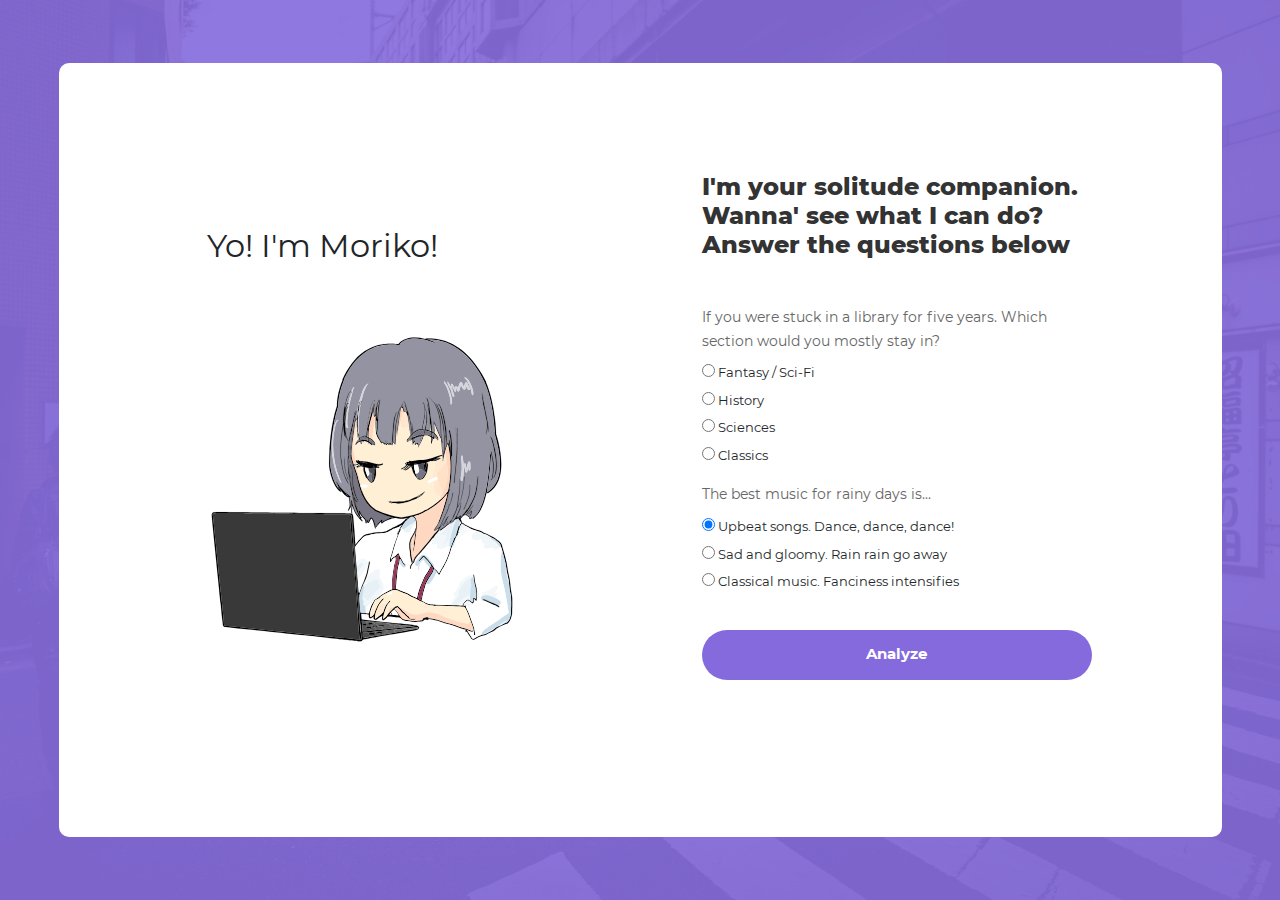
<file: Module_7_Problem_Solving/MVP landing page/index.html>
<!DOCTYPE html>
<html lang="en">
	<head>
		<title>Contact V12</title>
		<meta charset="UTF-8" />
		<meta name="viewport" content="width=device-width, initial-scale=1" />
		<!--===============================================================================================-->
		<link rel="icon" type="image/png" href="images/icons/favicon.ico" />
		<!--===============================================================================================-->
		<link rel="stylesheet" type="text/css" href="vendor/bootstrap/css/bootstrap.min.css" />
		<!--===============================================================================================-->
		<link rel="stylesheet" type="text/css" href="fonts/font-awesome-4.7.0/css/font-awesome.min.css" />
		<!--===============================================================================================-->
		<link rel="stylesheet" type="text/css" href="vendor/animate/animate.css" />
		<!--===============================================================================================-->
		<link rel="stylesheet" type="text/css" href="vendor/css-hamburgers/hamburgers.min.css" />
		<!--===============================================================================================-->
		<link rel="stylesheet" type="text/css" href="vendor/select2/select2.min.css" />
		<!--===============================================================================================-->
		<link rel="stylesheet" type="text/css" href="css/util.css" />
		<link rel="stylesheet" type="text/css" href="css/main.css" />
		<!--===============================================================================================-->
	</head>
	<body>
		<div class="bg-contact100" style="background-image: url('images/bg-01.jpg');">
			<div class="container-contact100">
				<div class="wrap-contact100">
					<div class="contact100-pic js-tilt" data-tilt>
						<h2>Yo! I'm Moriko!</h2>
						<img src="images/img-01.svg" alt="IMG" />
					</div>

					<form class="contact100-form validate-form">
						<span class="contact100-form-title">
							I'm your solitude companion. Wanna' see what I can do? Answer the questions below
						</span>
						<div class="wrap-input100 validate-input" data-validate="Name is required">
							<p class="bambosa">If you were stuck in a library for five years. Which section would you mostly stay in?</p>
							<input id="a" type="radio" name="hopping" value="a" checked />
							<label for="a"><span></span>Fantasy / Sci-Fi</label><br />
							<input id="b" type="radio" name="hopping" value="b" />
							<label for="b"><span></span>History</label><br />
							<input id="c" type="radio" name="hopping" value="d" />
							<label for="c"><span></span>Sciences</label><br />
							<input id="d" type="radio" name="hopping" value="d" />
							<label for="d"><span></span>Classics</label><br />
						</div>

						<div class="wrap-input100 validate-input" data-validate="Valid email is required: ex@abc.xyz">
							<p class="bambosa">The best music for rainy days is...</p>
							<input id="a" type="radio" name="hopping" value="a" checked />
							<label for="a"><span></span>Upbeat songs. Dance, dance, dance!</label><br />
							<input id="b" type="radio" name="hopping" value="b" />
							<label for="b"><span></span>Sad and gloomy. Rain rain go away</label><br />
							<input id="c" type="radio" name="hopping" value="c" />
							<label for="c"><span></span>Classical music. Fanciness intensifies</label><br />
						</div>

						<div class="container-contact100-form-btn">
							<button class="contact100-form-btn">
								Analyze
							</button>
						</div>
					</form>
				</div>
			</div>
		</div>

		<!--===============================================================================================-->
		<script src="vendor/jquery/jquery-3.2.1.min.js"></script>
		<!--===============================================================================================-->
		<script src="vendor/bootstrap/js/popper.js"></script>
		<script src="vendor/bootstrap/js/bootstrap.min.js"></script>
		<!--===============================================================================================-->
		<script src="vendor/select2/select2.min.js"></script>
		<!--===============================================================================================-->
		<script src="vendor/tilt/tilt.jquery.min.js"></script>
		<script>
			$(".js-tilt").tilt({
				scale: 1.1,
			});
		</script>
		<!--===============================================================================================-->
		<script src="js/main.js"></script>

		<!-- Global site tag (gtag.js) - Google Analytics -->
		<script async src="https://www.googletagmanager.com/gtag/js?id=UA-23581568-13"></script>
		<script>
			window.dataLayer = window.dataLayer || [];
			function gtag() {
				dataLayer.push(arguments);
			}
			gtag("js", new Date());

			gtag("config", "UA-23581568-13");
		</script>
	</body>
</html>
</file>
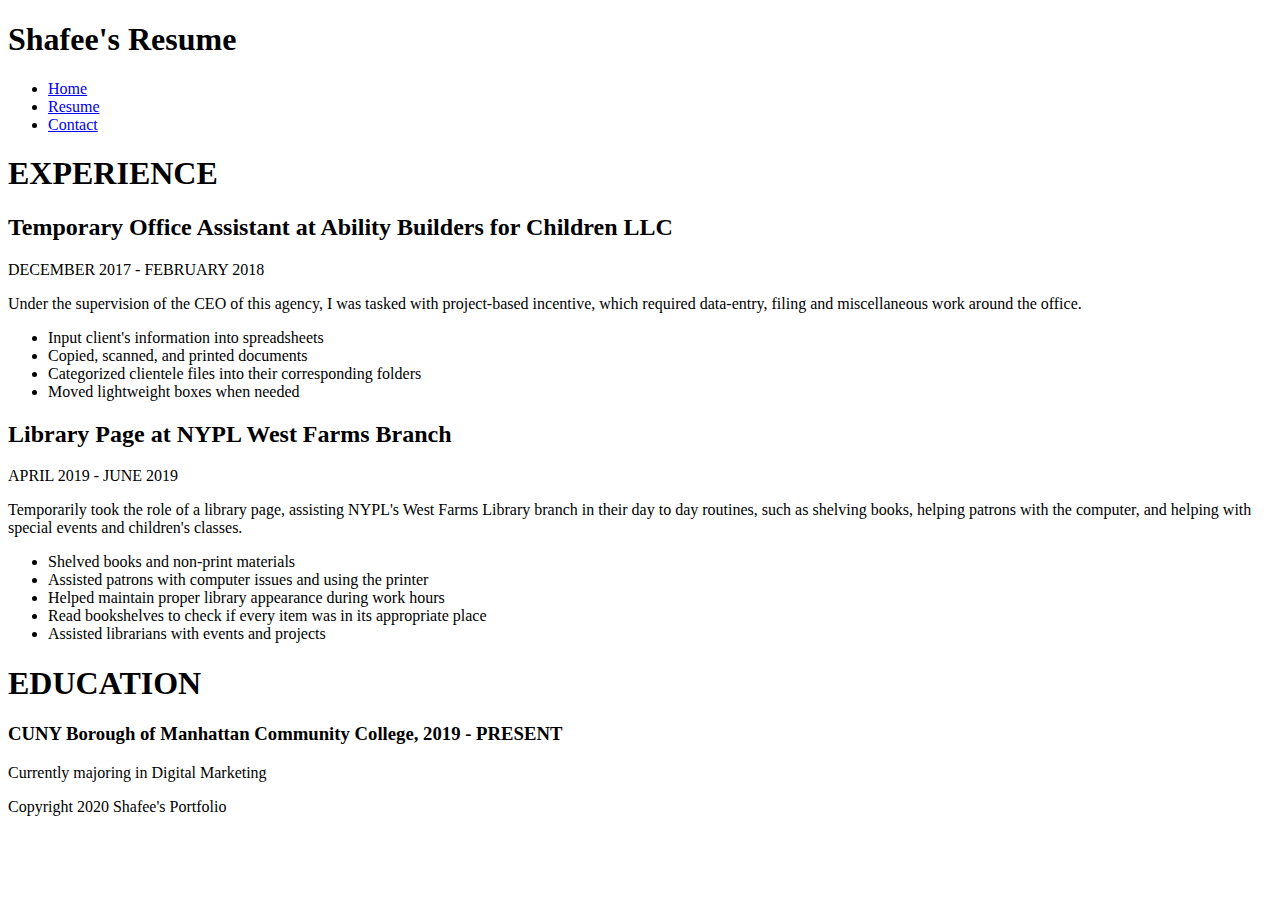
<file: Module_3_HTML/resume.html>
<!DOCTYPE html>
<html lang="en">
<head>
    <meta charset="UTF-8">
    <meta name="viewport" content="width=device-width, initial-scale=1.0">
    <title>Shafee's Resume</title>
</head>
<body>
    <div class="banner">
        <div class="title">
            <h1>Shafee's Resume</h1>
        </div>
        <div class="nav">
            <ul>
                <li><a href="index.html">Home</a></li>
                <li><a href="resume.html">Resume</a></li>
                <li><a href="#">Contact</a></li>
            </ul>
        </div>
    </div>
    <!-- jobs -->
    <div class="jobs">
        <h1>EXPERIENCE</h1>
        <div class="job">
            <h2>Temporary Office Assistant at Ability Builders for Children LLC</h2>
            <p class="date">DECEMBER 2017 - FEBRUARY 2018</p>
            <p class="desc"> Under the supervision of the CEO of this agency, I was tasked with project-based incentive, which required data-entry, filing and miscellaneous work around the office.</p>
            <ul class="duties">
                <li>Input client's information into spreadsheets</li>
                <li>Copied, scanned, and printed documents</li>
                <li>Categorized clientele files into their corresponding folders</li>
                <li>Moved lightweight boxes when needed</li>
            </ul>
        </div>
        <div class="job">
            <h2>Library Page at NYPL West Farms Branch</h2>
            <p class="date">APRIL 2019 - JUNE 2019</p>
            <p class="desc">Temporarily took the role of a library page, assisting NYPL's West Farms Library branch in their day to day routines, such as shelving books, helping patrons with the computer, and helping with special events and children's classes.</p>
            <ul class="duties">
                <li>Shelved books and non-print materials </li>
                <li>Assisted patrons with computer issues and using the printer</li>
                <li>Helped maintain proper library appearance during work hours </li>
                <li>Read bookshelves to check if every item was in its appropriate place</li>
                <li>Assisted librarians with events and projects</li>
            </ul>
        </div>
    </div>
    <!-- education -->
    <div class="education">
        <h1>EDUCATION</h1>
        <h3>CUNY Borough of Manhattan Community College, 2019 - PRESENT</h3>
        <p>Currently majoring in Digital Marketing</p>
    </div>
    <div class="footer">
        <p>Copyright 2020 Shafee's Portfolio</p>
    </div>
</body>
</html>
</file>
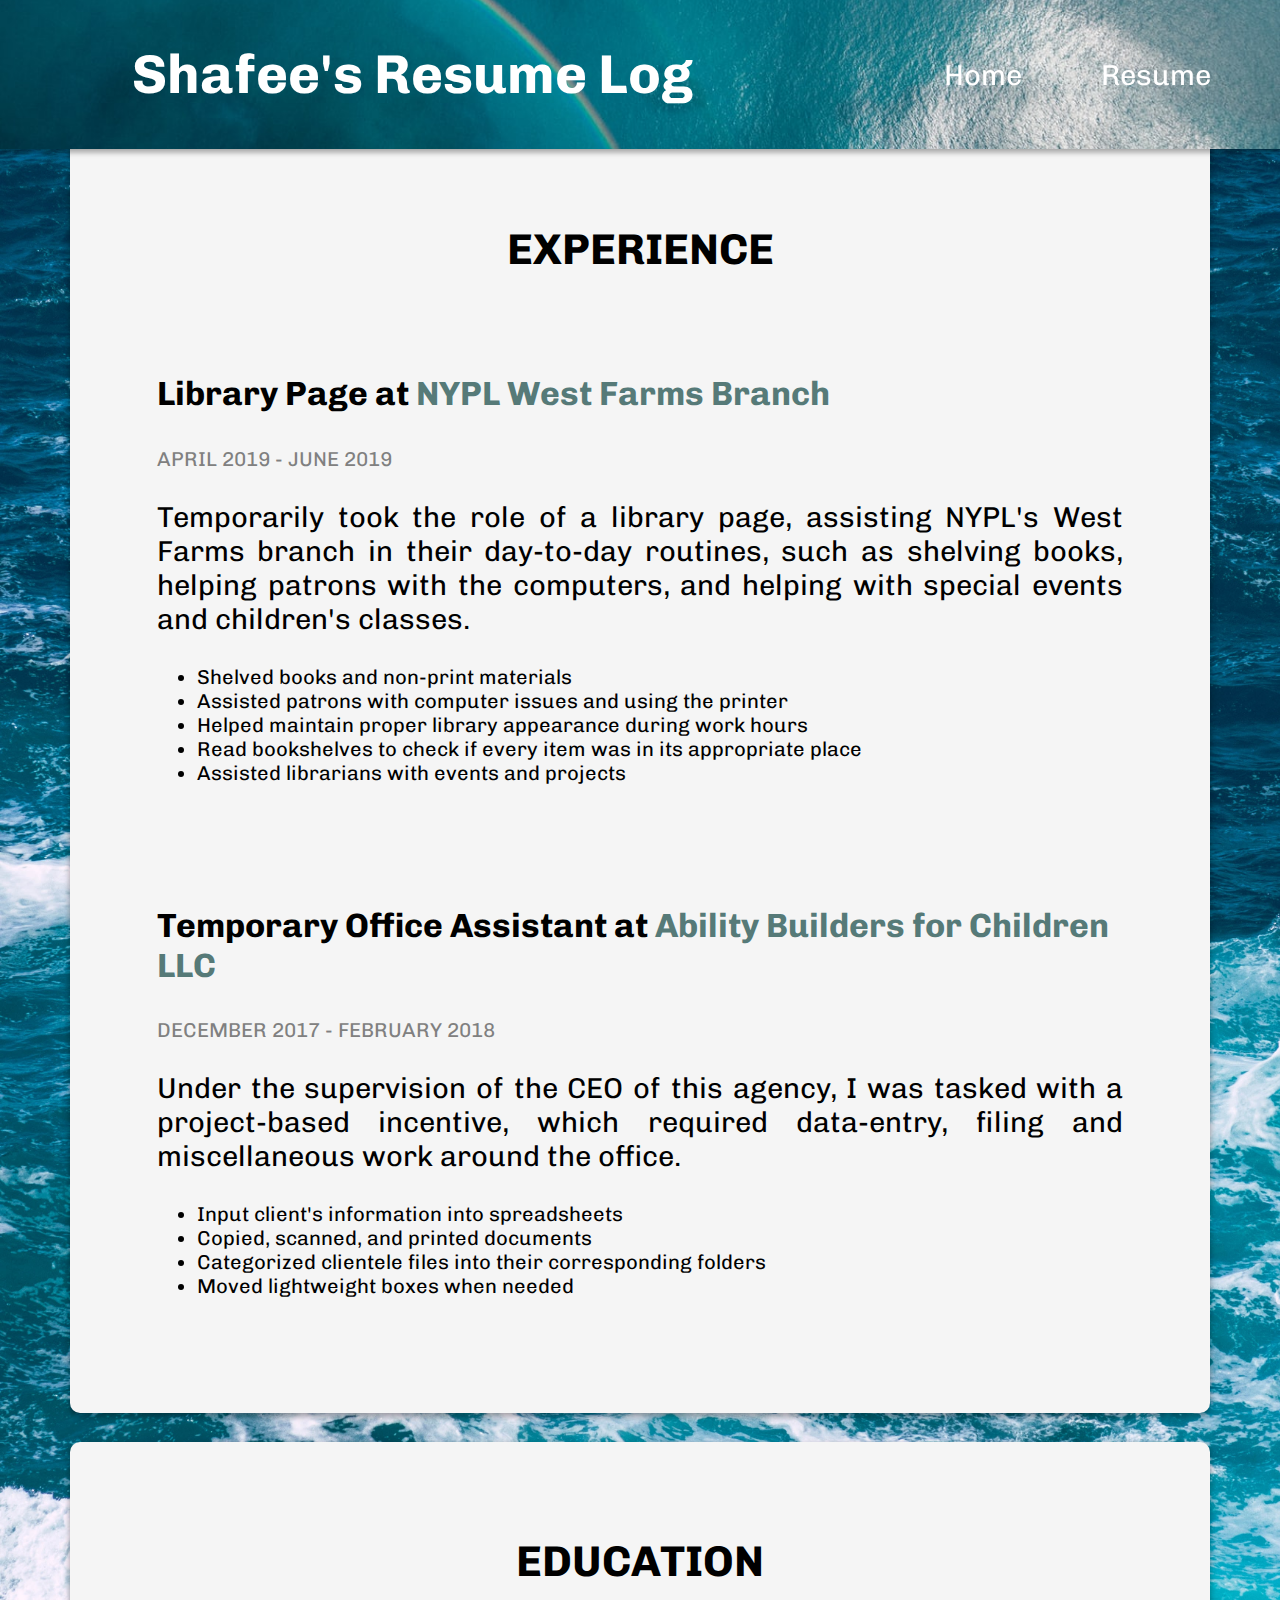
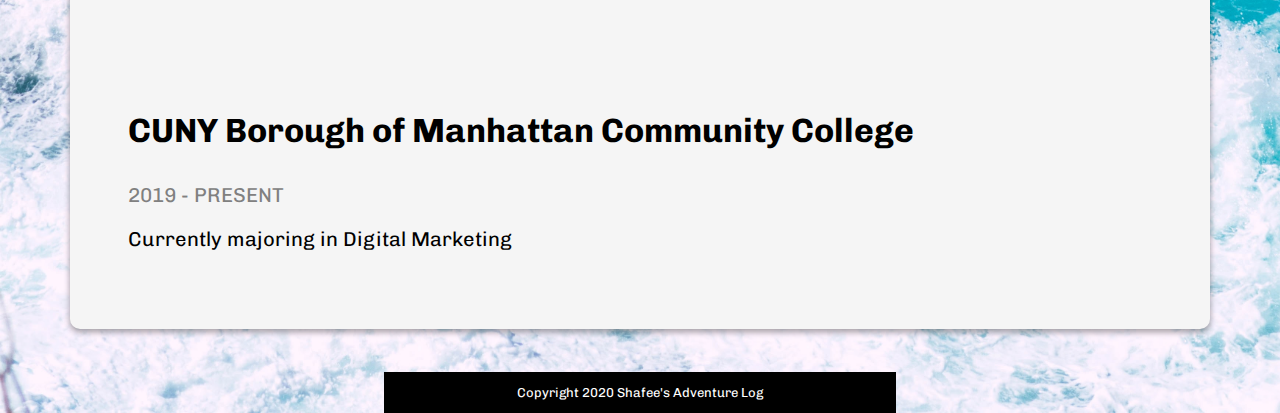
<file: Module_4_CSS/Portfolio/resume.html>
<!DOCTYPE html>
<html lang="en">
<head>
    <meta charset="UTF-8">
    <meta name="viewport" content="width=device-width, initial-scale=1.0">
    <link rel="stylesheet" type="text/css" href="css/styles.css">
    <link href="https://fonts.googleapis.com/css2?family=Chivo&display=swap" rel="stylesheet">
    <title>Shafee's Resume</title>
</head>
<body>
    <div class="banner">
        <div class="title">
            <h1>Shafee's Resume Log</h1>
        </div>
        <div class="nav">
            <ul>
                <li><a href="index.html">Home</a></li>
                <li><a href="resume.html">Resume</a></li>
            </ul>
        </div>
    </div>
    <!-- jobs -->
    <div class="jobs">
        <h2>EXPERIENCE</h2>
        <div class="job">
            <h3>Library Page at <a target="_blank" href="https://www.nypl.org/locations/west-farms">NYPL West Farms Branch</a></h3>
            <p class="date">APRIL 2019 - JUNE 2019</p>
            <p class="desc">Temporarily took the role of a library page, assisting NYPL's West Farms branch in their day-to-day routines, such as shelving books, helping patrons with the computers, and helping with special events and children's classes.</p>
            <ul class="duties">
                <li>Shelved books and non-print materials </li>
                <li>Assisted patrons with computer issues and using the printer</li>
                <li>Helped maintain proper library appearance during work hours </li>
                <li>Read bookshelves to check if every item was in its appropriate place</li>
                <li>Assisted librarians with events and projects</li>
            </ul>
        </div>
        <div class="job">
            <h3>Temporary Office Assistant at <a target="_blank" href="https://www.abckidsny.com/ ">Ability Builders for Children LLC</a></h3>
            <p class="date">DECEMBER 2017 - FEBRUARY 2018</p>
            <p class="desc"> Under the supervision of the CEO of this agency, I was tasked with a project-based incentive, which required data-entry, filing and miscellaneous work around the office.</p>
            <ul class="duties">
                <li>Input client's information into spreadsheets</li>
                <li>Copied, scanned, and printed documents</li>
                <li>Categorized clientele files into their corresponding folders</li>
                <li>Moved lightweight boxes when needed</li>
            </ul>
        </div>
    </div>
    <!-- education -->
    <div class="education">
        <h2>EDUCATION</h2>
        <h3>CUNY Borough of Manhattan Community College</h3>
        <p class="date">2019 - PRESENT</p>
        <p>Currently majoring in Digital Marketing</p>
    </div>
    <div class="footer">
        <p>Copyright 2020 Shafee's Adventure Log</p>
    </div>
</body>
</html>
</file>
<file: Module_7_Problem_Solving/MVP landing page/css/util.css>
/*[ FONT SIZE ]
///////////////////////////////////////////////////////////
*/
.fs-1 {font-size: 1px;}
.fs-2 {font-size: 2px;}
.fs-3 {font-size: 3px;}
.fs-4 {font-size: 4px;}
.fs-5 {font-size: 5px;}
.fs-6 {font-size: 6px;}
.fs-7 {font-size: 7px;}
.fs-8 {font-size: 8px;}
.fs-9 {font-size: 9px;}
.fs-10 {font-size: 10px;}
.fs-11 {font-size: 11px;}
.fs-12 {font-size: 12px;}
.fs-13 {font-size: 13px;}
.fs-14 {font-size: 14px;}
.fs-15 {font-size: 15px;}
.fs-16 {font-size: 16px;}
.fs-17 {font-size: 17px;}
.fs-18 {font-size: 18px;}
.fs-19 {font-size: 19px;}
.fs-20 {font-size: 20px;}
.fs-21 {font-size: 21px;}
.fs-22 {font-size: 22px;}
.fs-23 {font-size: 23px;}
.fs-24 {font-size: 24px;}
.fs-25 {font-size: 25px;}
.fs-26 {font-size: 26px;}
.fs-27 {font-size: 27px;}
.fs-28 {font-size: 28px;}
.fs-29 {font-size: 29px;}
.fs-30 {font-size: 30px;}
.fs-31 {font-size: 31px;}
.fs-32 {font-size: 32px;}
.fs-33 {font-size: 33px;}
.fs-34 {font-size: 34px;}
.fs-35 {font-size: 35px;}
.fs-36 {font-size: 36px;}
.fs-37 {font-size: 37px;}
.fs-38 {font-size: 38px;}
.fs-39 {font-size: 39px;}
.fs-40 {font-size: 40px;}
.fs-41 {font-size: 41px;}
.fs-42 {font-size: 42px;}
.fs-43 {font-size: 43px;}
.fs-44 {font-size: 44px;}
.fs-45 {font-size: 45px;}
.fs-46 {font-size: 46px;}
.fs-47 {font-size: 47px;}
.fs-48 {font-size: 48px;}
.fs-49 {font-size: 49px;}
.fs-50 {font-size: 50px;}
.fs-51 {font-size: 51px;}
.fs-52 {font-size: 52px;}
.fs-53 {font-size: 53px;}
.fs-54 {font-size: 54px;}
.fs-55 {font-size: 55px;}
.fs-56 {font-size: 56px;}
.fs-57 {font-size: 57px;}
.fs-58 {font-size: 58px;}
.fs-59 {font-size: 59px;}
.fs-60 {font-size: 60px;}
.fs-61 {font-size: 61px;}
.fs-62 {font-size: 62px;}
.fs-63 {font-size: 63px;}
.fs-64 {font-size: 64px;}
.fs-65 {font-size: 65px;}
.fs-66 {font-size: 66px;}
.fs-67 {font-size: 67px;}
.fs-68 {font-size: 68px;}
.fs-69 {font-size: 69px;}
.fs-70 {font-size: 70px;}
.fs-71 {font-size: 71px;}
.fs-72 {font-size: 72px;}
.fs-73 {font-size: 73px;}
.fs-74 {font-size: 74px;}
.fs-75 {font-size: 75px;}
.fs-76 {font-size: 76px;}
.fs-77 {font-size: 77px;}
.fs-78 {font-size: 78px;}
.fs-79 {font-size: 79px;}
.fs-80 {font-size: 80px;}
.fs-81 {font-size: 81px;}
.fs-82 {font-size: 82px;}
.fs-83 {font-size: 83px;}
.fs-84 {font-size: 84px;}
.fs-85 {font-size: 85px;}
.fs-86 {font-size: 86px;}
.fs-87 {font-size: 87px;}
.fs-88 {font-size: 88px;}
.fs-89 {font-size: 89px;}
.fs-90 {font-size: 90px;}
.fs-91 {font-size: 91px;}
.fs-92 {font-size: 92px;}
.fs-93 {font-size: 93px;}
.fs-94 {font-size: 94px;}
.fs-95 {font-size: 95px;}
.fs-96 {font-size: 96px;}
.fs-97 {font-size: 97px;}
.fs-98 {font-size: 98px;}
.fs-99 {font-size: 99px;}
.fs-100 {font-size: 100px;}
.fs-101 {font-size: 101px;}
.fs-102 {font-size: 102px;}
.fs-103 {font-size: 103px;}
.fs-104 {font-size: 104px;}
.fs-105 {font-size: 105px;}
.fs-106 {font-size: 106px;}
.fs-107 {font-size: 107px;}
.fs-108 {font-size: 108px;}
.fs-109 {font-size: 109px;}
.fs-110 {font-size: 110px;}
.fs-111 {font-size: 111px;}
.fs-112 {font-size: 112px;}
.fs-113 {font-size: 113px;}
.fs-114 {font-size: 114px;}
.fs-115 {font-size: 115px;}
.fs-116 {font-size: 116px;}
.fs-117 {font-size: 117px;}
.fs-118 {font-size: 118px;}
.fs-119 {font-size: 119px;}
.fs-120 {font-size: 120px;}
.fs-121 {font-size: 121px;}
.fs-122 {font-size: 122px;}
.fs-123 {font-size: 123px;}
.fs-124 {font-size: 124px;}
.fs-125 {font-size: 125px;}
.fs-126 {font-size: 126px;}
.fs-127 {font-size: 127px;}
.fs-128 {font-size: 128px;}
.fs-129 {font-size: 129px;}
.fs-130 {font-size: 130px;}
.fs-131 {font-size: 131px;}
.fs-132 {font-size: 132px;}
.fs-133 {font-size: 133px;}
.fs-134 {font-size: 134px;}
.fs-135 {font-size: 135px;}
.fs-136 {font-size: 136px;}
.fs-137 {font-size: 137px;}
.fs-138 {font-size: 138px;}
.fs-139 {font-size: 139px;}
.fs-140 {font-size: 140px;}
.fs-141 {font-size: 141px;}
.fs-142 {font-size: 142px;}
.fs-143 {font-size: 143px;}
.fs-144 {font-size: 144px;}
.fs-145 {font-size: 145px;}
.fs-146 {font-size: 146px;}
.fs-147 {font-size: 147px;}
.fs-148 {font-size: 148px;}
.fs-149 {font-size: 149px;}
.fs-150 {font-size: 150px;}
.fs-151 {font-size: 151px;}
.fs-152 {font-size: 152px;}
.fs-153 {font-size: 153px;}
.fs-154 {font-size: 154px;}
.fs-155 {font-size: 155px;}
.fs-156 {font-size: 156px;}
.fs-157 {font-size: 157px;}
.fs-158 {font-size: 158px;}
.fs-159 {font-size: 159px;}
.fs-160 {font-size: 160px;}
.fs-161 {font-size: 161px;}
.fs-162 {font-size: 162px;}
.fs-163 {font-size: 163px;}
.fs-164 {font-size: 164px;}
.fs-165 {font-size: 165px;}
.fs-166 {font-size: 166px;}
.fs-167 {font-size: 167px;}
.fs-168 {font-size: 168px;}
.fs-169 {font-size: 169px;}
.fs-170 {font-size: 170px;}
.fs-171 {font-size: 171px;}
.fs-172 {font-size: 172px;}
.fs-173 {font-size: 173px;}
.fs-174 {font-size: 174px;}
.fs-175 {font-size: 175px;}
.fs-176 {font-size: 176px;}
.fs-177 {font-size: 177px;}
.fs-178 {font-size: 178px;}
.fs-179 {font-size: 179px;}
.fs-180 {font-size: 180px;}
.fs-181 {font-size: 181px;}
.fs-182 {font-size: 182px;}
.fs-183 {font-size: 183px;}
.fs-184 {font-size: 184px;}
.fs-185 {font-size: 185px;}
.fs-186 {font-size: 186px;}
.fs-187 {font-size: 187px;}
.fs-188 {font-size: 188px;}
.fs-189 {font-size: 189px;}
.fs-190 {font-size: 190px;}
.fs-191 {font-size: 191px;}
.fs-192 {font-size: 192px;}
.fs-193 {font-size: 193px;}
.fs-194 {font-size: 194px;}
.fs-195 {font-size: 195px;}
.fs-196 {font-size: 196px;}
.fs-197 {font-size: 197px;}
.fs-198 {font-size: 198px;}
.fs-199 {font-size: 199px;}
.fs-200 {font-size: 200px;}

/*[ PADDING ]
///////////////////////////////////////////////////////////
*/
.p-t-0 {padding-top: 0px;}
.p-t-1 {padding-top: 1px;}
.p-t-2 {padding-top: 2px;}
.p-t-3 {padding-top: 3px;}
.p-t-4 {padding-top: 4px;}
.p-t-5 {padding-top: 5px;}
.p-t-6 {padding-top: 6px;}
.p-t-7 {padding-top: 7px;}
.p-t-8 {padding-top: 8px;}
.p-t-9 {padding-top: 9px;}
.p-t-10 {padding-top: 10px;}
.p-t-11 {padding-top: 11px;}
.p-t-12 {padding-top: 12px;}
.p-t-13 {padding-top: 13px;}
.p-t-14 {padding-top: 14px;}
.p-t-15 {padding-top: 15px;}
.p-t-16 {padding-top: 16px;}
.p-t-17 {padding-top: 17px;}
.p-t-18 {padding-top: 18px;}
.p-t-19 {padding-top: 19px;}
.p-t-20 {padding-top: 20px;}
.p-t-21 {padding-top: 21px;}
.p-t-22 {padding-top: 22px;}
.p-t-23 {padding-top: 23px;}
.p-t-24 {padding-top: 24px;}
.p-t-25 {padding-top: 25px;}
.p-t-26 {padding-top: 26px;}
.p-t-27 {padding-top: 27px;}
.p-t-28 {padding-top: 28px;}
.p-t-29 {padding-top: 29px;}
.p-t-30 {padding-top: 30px;}
.p-t-31 {padding-top: 31px;}
.p-t-32 {padding-top: 32px;}
.p-t-33 {padding-top: 33px;}
.p-t-34 {padding-top: 34px;}
.p-t-35 {padding-top: 35px;}
.p-t-36 {padding-top: 36px;}
.p-t-37 {padding-top: 37px;}
.p-t-38 {padding-top: 38px;}
.p-t-39 {padding-top: 39px;}
.p-t-40 {padding-top: 40px;}
.p-t-41 {padding-top: 41px;}
.p-t-42 {padding-top: 42px;}
.p-t-43 {padding-top: 43px;}
.p-t-44 {padding-top: 44px;}
.p-t-45 {padding-top: 45px;}
.p-t-46 {padding-top: 46px;}
.p-t-47 {padding-top: 47px;}
.p-t-48 {padding-top: 48px;}
.p-t-49 {padding-top: 49px;}
.p-t-50 {padding-top: 50px;}
.p-t-51 {padding-top: 51px;}
.p-t-52 {padding-top: 52px;}
.p-t-53 {padding-top: 53px;}
.p-t-54 {padding-top: 54px;}
.p-t-55 {padding-top: 55px;}
.p-t-56 {padding-top: 56px;}
.p-t-57 {padding-top: 57px;}
.p-t-58 {padding-top: 58px;}
.p-t-59 {padding-top: 59px;}
.p-t-60 {padding-top: 60px;}
.p-t-61 {padding-top: 61px;}
.p-t-62 {padding-top: 62px;}
.p-t-63 {padding-top: 63px;}
.p-t-64 {padding-top: 64px;}
.p-t-65 {padding-top: 65px;}
.p-t-66 {padding-top: 66px;}
.p-t-67 {padding-top: 67px;}
.p-t-68 {padding-top: 68px;}
.p-t-69 {padding-top: 69px;}
.p-t-70 {padding-top: 70px;}
.p-t-71 {padding-top: 71px;}
.p-t-72 {padding-top: 72px;}
.p-t-73 {padding-top: 73px;}
.p-t-74 {padding-top: 74px;}
.p-t-75 {padding-top: 75px;}
.p-t-76 {padding-top: 76px;}
.p-t-77 {padding-top: 77px;}
.p-t-78 {padding-top: 78px;}
.p-t-79 {padding-top: 79px;}
.p-t-80 {padding-top: 80px;}
.p-t-81 {padding-top: 81px;}
.p-t-82 {padding-top: 82px;}
.p-t-83 {padding-top: 83px;}
.p-t-84 {padding-top: 84px;}
.p-t-85 {padding-top: 85px;}
.p-t-86 {padding-top: 86px;}
.p-t-87 {padding-top: 87px;}
.p-t-88 {padding-top: 88px;}
.p-t-89 {padding-top: 89px;}
.p-t-90 {padding-top: 90px;}
.p-t-91 {padding-top: 91px;}
.p-t-92 {padding-top: 92px;}
.p-t-93 {padding-top: 93px;}
.p-t-94 {padding-top: 94px;}
.p-t-95 {padding-top: 95px;}
.p-t-96 {padding-top: 96px;}
.p-t-97 {padding-top: 97px;}
.p-t-98 {padding-top: 98px;}
.p-t-99 {padding-top: 99px;}
.p-t-100 {padding-top: 100px;}
.p-t-101 {padding-top: 101px;}
.p-t-102 {padding-top: 102px;}
.p-t-103 {padding-top: 103px;}
.p-t-104 {padding-top: 104px;}
.p-t-105 {padding-top: 105px;}
.p-t-106 {padding-top: 106px;}
.p-t-107 {padding-top: 107px;}
.p-t-108 {padding-top: 108px;}
.p-t-109 {padding-top: 109px;}
.p-t-110 {padding-top: 110px;}
.p-t-111 {padding-top: 111px;}
.p-t-112 {padding-top: 112px;}
.p-t-113 {padding-top: 113px;}
.p-t-114 {padding-top: 114px;}
.p-t-115 {padding-top: 115px;}
.p-t-116 {padding-top: 116px;}
.p-t-117 {padding-top: 117px;}
.p-t-118 {padding-top: 118px;}
.p-t-119 {padding-top: 119px;}
.p-t-120 {padding-top: 120px;}
.p-t-121 {padding-top: 121px;}
.p-t-122 {padding-top: 122px;}
.p-t-123 {padding-top: 123px;}
.p-t-124 {padding-top: 124px;}
.p-t-125 {padding-top: 125px;}
.p-t-126 {padding-top: 126px;}
.p-t-127 {padding-top: 127px;}
.p-t-128 {padding-top: 128px;}
.p-t-129 {padding-top: 129px;}
.p-t-130 {padding-top: 130px;}
.p-t-131 {padding-top: 131px;}
.p-t-132 {padding-top: 132px;}
.p-t-133 {padding-top: 133px;}
.p-t-134 {padding-top: 134px;}
.p-t-135 {padding-top: 135px;}
.p-t-136 {padding-top: 136px;}
.p-t-137 {padding-top: 137px;}
.p-t-138 {padding-top: 138px;}
.p-t-139 {padding-top: 139px;}
.p-t-140 {padding-top: 140px;}
.p-t-141 {padding-top: 141px;}
.p-t-142 {padding-top: 142px;}
.p-t-143 {padding-top: 143px;}
.p-t-144 {padding-top: 144px;}
.p-t-145 {padding-top: 145px;}
.p-t-146 {padding-top: 146px;}
.p-t-147 {padding-top: 147px;}
.p-t-148 {padding-top: 148px;}
.p-t-149 {padding-top: 149px;}
.p-t-150 {padding-top: 150px;}
.p-t-151 {padding-top: 151px;}
.p-t-152 {padding-top: 152px;}
.p-t-153 {padding-top: 153px;}
.p-t-154 {padding-top: 154px;}
.p-t-155 {padding-top: 155px;}
.p-t-156 {padding-top: 156px;}
.p-t-157 {padding-top: 157px;}
.p-t-158 {padding-top: 158px;}
.p-t-159 {padding-top: 159px;}
.p-t-160 {padding-top: 160px;}
.p-t-161 {padding-top: 161px;}
.p-t-162 {padding-top: 162px;}
.p-t-163 {padding-top: 163px;}
.p-t-164 {padding-top: 164px;}
.p-t-165 {padding-top: 165px;}
.p-t-166 {padding-top: 166px;}
.p-t-167 {padding-top: 167px;}
.p-t-168 {padding-top: 168px;}
.p-t-169 {padding-top: 169px;}
.p-t-170 {padding-top: 170px;}
.p-t-171 {padding-top: 171px;}
.p-t-172 {padding-top: 172px;}
.p-t-173 {padding-top: 173px;}
.p-t-174 {padding-top: 174px;}
.p-t-175 {padding-top: 175px;}
.p-t-176 {padding-top: 176px;}
.p-t-177 {padding-top: 177px;}
.p-t-178 {padding-top: 178px;}
.p-t-179 {padding-top: 179px;}
.p-t-180 {padding-top: 180px;}
.p-t-181 {padding-top: 181px;}
.p-t-182 {padding-top: 182px;}
.p-t-183 {padding-top: 183px;}
.p-t-184 {padding-top: 184px;}
.p-t-185 {padding-top: 185px;}
.p-t-186 {padding-top: 186px;}
.p-t-187 {padding-top: 187px;}
.p-t-188 {padding-top: 188px;}
.p-t-189 {padding-top: 189px;}
.p-t-190 {padding-top: 190px;}
.p-t-191 {padding-top: 191px;}
.p-t-192 {padding-top: 192px;}
.p-t-193 {padding-top: 193px;}
.p-t-194 {padding-top: 194px;}
.p-t-195 {padding-top: 195px;}
.p-t-196 {padding-top: 196px;}
.p-t-197 {padding-top: 197px;}
.p-t-198 {padding-top: 198px;}
.p-t-199 {padding-top: 199px;}
.p-t-200 {padding-top: 200px;}
.p-t-201 {padding-top: 201px;}
.p-t-202 {padding-top: 202px;}
.p-t-203 {padding-top: 203px;}
.p-t-204 {padding-top: 204px;}
.p-t-205 {padding-top: 205px;}
.p-t-206 {padding-top: 206px;}
.p-t-207 {padding-top: 207px;}
.p-t-208 {padding-top: 208px;}
.p-t-209 {padding-top: 209px;}
.p-t-210 {padding-top: 210px;}
.p-t-211 {padding-top: 211px;}
.p-t-212 {padding-top: 212px;}
.p-t-213 {padding-top: 213px;}
.p-t-214 {padding-top: 214px;}
.p-t-215 {padding-top: 215px;}
.p-t-216 {padding-top: 216px;}
.p-t-217 {padding-top: 217px;}
.p-t-218 {padding-top: 218px;}
.p-t-219 {padding-top: 219px;}
.p-t-220 {padding-top: 220px;}
.p-t-221 {padding-top: 221px;}
.p-t-222 {padding-top: 222px;}
.p-t-223 {padding-top: 223px;}
.p-t-224 {padding-top: 224px;}
.p-t-225 {padding-top: 225px;}
.p-t-226 {padding-top: 226px;}
.p-t-227 {padding-top: 227px;}
.p-t-228 {padding-top: 228px;}
.p-t-229 {padding-top: 229px;}
.p-t-230 {padding-top: 230px;}
.p-t-231 {padding-top: 231px;}
.p-t-232 {padding-top: 232px;}
.p-t-233 {padding-top: 233px;}
.p-t-234 {padding-top: 234px;}
.p-t-235 {padding-top: 235px;}
.p-t-236 {padding-top: 236px;}
.p-t-237 {padding-top: 237px;}
.p-t-238 {padding-top: 238px;}
.p-t-239 {padding-top: 239px;}
.p-t-240 {padding-top: 240px;}
.p-t-241 {padding-top: 241px;}
.p-t-242 {padding-top: 242px;}
.p-t-243 {padding-top: 243px;}
.p-t-244 {padding-top: 244px;}
.p-t-245 {padding-top: 245px;}
.p-t-246 {padding-top: 246px;}
.p-t-247 {padding-top: 247px;}
.p-t-248 {padding-top: 248px;}
.p-t-249 {padding-top: 249px;}
.p-t-250 {padding-top: 250px;}
.p-b-0 {padding-bottom: 0px;}
.p-b-1 {padding-bottom: 1px;}
.p-b-2 {padding-bottom: 2px;}
.p-b-3 {padding-bottom: 3px;}
.p-b-4 {padding-bottom: 4px;}
.p-b-5 {padding-bottom: 5px;}
.p-b-6 {padding-bottom: 6px;}
.p-b-7 {padding-bottom: 7px;}
.p-b-8 {padding-bottom: 8px;}
.p-b-9 {padding-bottom: 9px;}
.p-b-10 {padding-bottom: 10px;}
.p-b-11 {padding-bottom: 11px;}
.p-b-12 {padding-bottom: 12px;}
.p-b-13 {padding-bottom: 13px;}
.p-b-14 {padding-bottom: 14px;}
.p-b-15 {padding-bottom: 15px;}
.p-b-16 {padding-bottom: 16px;}
.p-b-17 {padding-bottom: 17px;}
.p-b-18 {padding-bottom: 18px;}
.p-b-19 {padding-bottom: 19px;}
.p-b-20 {padding-bottom: 20px;}
.p-b-21 {padding-bottom: 21px;}
.p-b-22 {padding-bottom: 22px;}
.p-b-23 {padding-bottom: 23px;}
.p-b-24 {padding-bottom: 24px;}
.p-b-25 {padding-bottom: 25px;}
.p-b-26 {padding-bottom: 26px;}
.p-b-27 {padding-bottom: 27px;}
.p-b-28 {padding-bottom: 28px;}
.p-b-29 {padding-bottom: 29px;}
.p-b-30 {padding-bottom: 30px;}
.p-b-31 {padding-bottom: 31px;}
.p-b-32 {padding-bottom: 32px;}
.p-b-33 {padding-bottom: 33px;}
.p-b-34 {padding-bottom: 34px;}
.p-b-35 {padding-bottom: 35px;}
.p-b-36 {padding-bottom: 36px;}
.p-b-37 {padding-bottom: 37px;}
.p-b-38 {padding-bottom: 38px;}
.p-b-39 {padding-bottom: 39px;}
.p-b-40 {padding-bottom: 40px;}
.p-b-41 {padding-bottom: 41px;}
.p-b-42 {padding-bottom: 42px;}
.p-b-43 {padding-bottom: 43px;}
.p-b-44 {padding-bottom: 44px;}
.p-b-45 {padding-bottom: 45px;}
.p-b-46 {padding-bottom: 46px;}
.p-b-47 {padding-bottom: 47px;}
.p-b-48 {padding-bottom: 48px;}
.p-b-49 {padding-bottom: 49px;}
.p-b-50 {padding-bottom: 50px;}
.p-b-51 {padding-bottom: 51px;}
.p-b-52 {padding-bottom: 52px;}
.p-b-53 {padding-bottom: 53px;}
.p-b-54 {padding-bottom: 54px;}
.p-b-55 {padding-bottom: 55px;}
.p-b-56 {padding-bottom: 56px;}
.p-b-57 {padding-bottom: 57px;}
.p-b-58 {padding-bottom: 58px;}
.p-b-59 {padding-bottom: 59px;}
.p-b-60 {padding-bottom: 60px;}
.p-b-61 {padding-bottom: 61px;}
.p-b-62 {padding-bottom: 62px;}
.p-b-63 {padding-bottom: 63px;}
.p-b-64 {padding-bottom: 64px;}
.p-b-65 {padding-bottom: 65px;}
.p-b-66 {padding-bottom: 66px;}
.p-b-67 {padding-bottom: 67px;}
.p-b-68 {padding-bottom: 68px;}
.p-b-69 {padding-bottom: 69px;}
.p-b-70 {padding-bottom: 70px;}
.p-b-71 {padding-bottom: 71px;}
.p-b-72 {padding-bottom: 72px;}
.p-b-73 {padding-bottom: 73px;}
.p-b-74 {padding-bottom: 74px;}
.p-b-75 {padding-bottom: 75px;}
.p-b-76 {padding-bottom: 76px;}
.p-b-77 {padding-bottom: 77px;}
.p-b-78 {padding-bottom: 78px;}
.p-b-79 {padding-bottom: 79px;}
.p-b-80 {padding-bottom: 80px;}
.p-b-81 {padding-bottom: 81px;}
.p-b-82 {padding-bottom: 82px;}
.p-b-83 {padding-bottom: 83px;}
.p-b-84 {padding-bottom: 84px;}
.p-b-85 {padding-bottom: 85px;}
.p-b-86 {padding-bottom: 86px;}
.p-b-87 {padding-bottom: 87px;}
.p-b-88 {padding-bottom: 88px;}
.p-b-89 {padding-bottom: 89px;}
.p-b-90 {padding-bottom: 90px;}
.p-b-91 {padding-bottom: 91px;}
.p-b-92 {padding-bottom: 92px;}
.p-b-93 {padding-bottom: 93px;}
.p-b-94 {padding-bottom: 94px;}
.p-b-95 {padding-bottom: 95px;}
.p-b-96 {padding-bottom: 96px;}
.p-b-97 {padding-bottom: 97px;}
.p-b-98 {padding-bottom: 98px;}
.p-b-99 {padding-bottom: 99px;}
.p-b-100 {padding-bottom: 100px;}
.p-b-101 {padding-bottom: 101px;}
.p-b-102 {padding-bottom: 102px;}
.p-b-103 {padding-bottom: 103px;}
.p-b-104 {padding-bottom: 104px;}
.p-b-105 {padding-bottom: 105px;}
.p-b-106 {padding-bottom: 106px;}
.p-b-107 {padding-bottom: 107px;}
.p-b-108 {padding-bottom: 108px;}
.p-b-109 {padding-bottom: 109px;}
.p-b-110 {padding-bottom: 110px;}
.p-b-111 {padding-bottom: 111px;}
.p-b-112 {padding-bottom: 112px;}
.p-b-113 {padding-bottom: 113px;}
.p-b-114 {padding-bottom: 114px;}
.p-b-115 {padding-bottom: 115px;}
.p-b-116 {padding-bottom: 116px;}
.p-b-117 {padding-bottom: 117px;}
.p-b-118 {padding-bottom: 118px;}
.p-b-119 {padding-bottom: 119px;}
.p-b-120 {padding-bottom: 120px;}
.p-b-121 {padding-bottom: 121px;}
.p-b-122 {padding-bottom: 122px;}
.p-b-123 {padding-bottom: 123px;}
.p-b-124 {padding-bottom: 124px;}
.p-b-125 {padding-bottom: 125px;}
.p-b-126 {padding-bottom: 126px;}
.p-b-127 {padding-bottom: 127px;}
.p-b-128 {padding-bottom: 128px;}
.p-b-129 {padding-bottom: 129px;}
.p-b-130 {padding-bottom: 130px;}
.p-b-131 {padding-bottom: 131px;}
.p-b-132 {padding-bottom: 132px;}
.p-b-133 {padding-bottom: 133px;}
.p-b-134 {padding-bottom: 134px;}
.p-b-135 {padding-bottom: 135px;}
.p-b-136 {padding-bottom: 136px;}
.p-b-137 {padding-bottom: 137px;}
.p-b-138 {padding-bottom: 138px;}
.p-b-139 {padding-bottom: 139px;}
.p-b-140 {padding-bottom: 140px;}
.p-b-141 {padding-bottom: 141px;}
.p-b-142 {padding-bottom: 142px;}
.p-b-143 {padding-bottom: 143px;}
.p-b-144 {padding-bottom: 144px;}
.p-b-145 {padding-bottom: 145px;}
.p-b-146 {padding-bottom: 146px;}
.p-b-147 {padding-bottom: 147px;}
.p-b-148 {padding-bottom: 148px;}
.p-b-149 {padding-bottom: 149px;}
.p-b-150 {padding-bottom: 150px;}
.p-b-151 {padding-bottom: 151px;}
.p-b-152 {padding-bottom: 152px;}
.p-b-153 {padding-bottom: 153px;}
.p-b-154 {padding-bottom: 154px;}
.p-b-155 {padding-bottom: 155px;}
.p-b-156 {padding-bottom: 156px;}
.p-b-157 {padding-bottom: 157px;}
.p-b-158 {padding-bottom: 158px;}
.p-b-159 {padding-bottom: 159px;}
.p-b-160 {padding-bottom: 160px;}
.p-b-161 {padding-bottom: 161px;}
.p-b-162 {padding-bottom: 162px;}
.p-b-163 {padding-bottom: 163px;}
.p-b-164 {padding-bottom: 164px;}
.p-b-165 {padding-bottom: 165px;}
.p-b-166 {padding-bottom: 166px;}
.p-b-167 {padding-bottom: 167px;}
.p-b-168 {padding-bottom: 168px;}
.p-b-169 {padding-bottom: 169px;}
.p-b-170 {padding-bottom: 170px;}
.p-b-171 {padding-bottom: 171px;}
.p-b-172 {padding-bottom: 172px;}
.p-b-173 {padding-bottom: 173px;}
.p-b-174 {padding-bottom: 174px;}
.p-b-175 {padding-bottom: 175px;}
.p-b-176 {padding-bottom: 176px;}
.p-b-177 {padding-bottom: 177px;}
.p-b-178 {padding-bottom: 178px;}
.p-b-179 {padding-bottom: 179px;}
.p-b-180 {padding-bottom: 180px;}
.p-b-181 {padding-bottom: 181px;}
.p-b-182 {padding-bottom: 182px;}
.p-b-183 {padding-bottom: 183px;}
.p-b-184 {padding-bottom: 184px;}
.p-b-185 {padding-bottom: 185px;}
.p-b-186 {padding-bottom: 186px;}
.p-b-187 {padding-bottom: 187px;}
.p-b-188 {padding-bottom: 188px;}
.p-b-189 {padding-bottom: 189px;}
.p-b-190 {padding-bottom: 190px;}
.p-b-191 {padding-bottom: 191px;}
.p-b-192 {padding-bottom: 192px;}
.p-b-193 {padding-bottom: 193px;}
.p-b-194 {padding-bottom: 194px;}
.p-b-195 {padding-bottom: 195px;}
.p-b-196 {padding-bottom: 196px;}
.p-b-197 {padding-bottom: 197px;}
.p-b-198 {padding-bottom: 198px;}
.p-b-199 {padding-bottom: 199px;}
.p-b-200 {padding-bottom: 200px;}
.p-b-201 {padding-bottom: 201px;}
.p-b-202 {padding-bottom: 202px;}
.p-b-203 {padding-bottom: 203px;}
.p-b-204 {padding-bottom: 204px;}
.p-b-205 {padding-bottom: 205px;}
.p-b-206 {padding-bottom: 206px;}
.p-b-207 {padding-bottom: 207px;}
.p-b-208 {padding-bottom: 208px;}
.p-b-209 {padding-bottom: 209px;}
.p-b-210 {padding-bottom: 210px;}
.p-b-211 {padding-bottom: 211px;}
.p-b-212 {padding-bottom: 212px;}
.p-b-213 {padding-bottom: 213px;}
.p-b-214 {padding-bottom: 214px;}
.p-b-215 {padding-bottom: 215px;}
.p-b-216 {padding-bottom: 216px;}
.p-b-217 {padding-bottom: 217px;}
.p-b-218 {padding-bottom: 218px;}
.p-b-219 {padding-bottom: 219px;}
.p-b-220 {padding-bottom: 220px;}
.p-b-221 {padding-bottom: 221px;}
.p-b-222 {padding-bottom: 222px;}
.p-b-223 {padding-bottom: 223px;}
.p-b-224 {padding-bottom: 224px;}
.p-b-225 {padding-bottom: 225px;}
.p-b-226 {padding-bottom: 226px;}
.p-b-227 {padding-bottom: 227px;}
.p-b-228 {padding-bottom: 228px;}
.p-b-229 {padding-bottom: 229px;}
.p-b-230 {padding-bottom: 230px;}
.p-b-231 {padding-bottom: 231px;}
.p-b-232 {padding-bottom: 232px;}
.p-b-233 {padding-bottom: 233px;}
.p-b-234 {padding-bottom: 234px;}
.p-b-235 {padding-bottom: 235px;}
.p-b-236 {padding-bottom: 236px;}
.p-b-237 {padding-bottom: 237px;}
.p-b-238 {padding-bottom: 238px;}
.p-b-239 {padding-bottom: 239px;}
.p-b-240 {padding-bottom: 240px;}
.p-b-241 {padding-bottom: 241px;}
.p-b-242 {padding-bottom: 242px;}
.p-b-243 {padding-bottom: 243px;}
.p-b-244 {padding-bottom: 244px;}
.p-b-245 {padding-bottom: 245px;}
.p-b-246 {padding-bottom: 246px;}
.p-b-247 {padding-bottom: 247px;}
.p-b-248 {padding-bottom: 248px;}
.p-b-249 {padding-bottom: 249px;}
.p-b-250 {padding-bottom: 250px;}
.p-l-0 {padding-left: 0px;}
.p-l-1 {padding-left: 1px;}
.p-l-2 {padding-left: 2px;}
.p-l-3 {padding-left: 3px;}
.p-l-4 {padding-left: 4px;}
.p-l-5 {padding-left: 5px;}
.p-l-6 {padding-left: 6px;}
.p-l-7 {padding-left: 7px;}
.p-l-8 {padding-left: 8px;}
.p-l-9 {padding-left: 9px;}
.p-l-10 {padding-left: 10px;}
.p-l-11 {padding-left: 11px;}
.p-l-12 {padding-left: 12px;}
.p-l-13 {padding-left: 13px;}
.p-l-14 {padding-left: 14px;}
.p-l-15 {padding-left: 15px;}
.p-l-16 {padding-left: 16px;}
.p-l-17 {padding-left: 17px;}
.p-l-18 {padding-left: 18px;}
.p-l-19 {padding-left: 19px;}
.p-l-20 {padding-left: 20px;}
.p-l-21 {padding-left: 21px;}
.p-l-22 {padding-left: 22px;}
.p-l-23 {padding-left: 23px;}
.p-l-24 {padding-left: 24px;}
.p-l-25 {padding-left: 25px;}
.p-l-26 {padding-left: 26px;}
.p-l-27 {padding-left: 27px;}
.p-l-28 {padding-left: 28px;}
.p-l-29 {padding-left: 29px;}
.p-l-30 {padding-left: 30px;}
.p-l-31 {padding-left: 31px;}
.p-l-32 {padding-left: 32px;}
.p-l-33 {padding-left: 33px;}
.p-l-34 {padding-left: 34px;}
.p-l-35 {padding-left: 35px;}
.p-l-36 {padding-left: 36px;}
.p-l-37 {padding-left: 37px;}
.p-l-38 {padding-left: 38px;}
.p-l-39 {padding-left: 39px;}
.p-l-40 {padding-left: 40px;}
.p-l-41 {padding-left: 41px;}
.p-l-42 {padding-left: 42px;}
.p-l-43 {padding-left: 43px;}
.p-l-44 {padding-left: 44px;}
.p-l-45 {padding-left: 45px;}
.p-l-46 {padding-left: 46px;}
.p-l-47 {padding-left: 47px;}
.p-l-48 {padding-left: 48px;}
.p-l-49 {padding-left: 49px;}
.p-l-50 {padding-left: 50px;}
.p-l-51 {padding-left: 51px;}
.p-l-52 {padding-left: 52px;}
.p-l-53 {padding-left: 53px;}
.p-l-54 {padding-left: 54px;}
.p-l-55 {padding-left: 55px;}
.p-l-56 {padding-left: 56px;}
.p-l-57 {padding-left: 57px;}
.p-l-58 {padding-left: 58px;}
.p-l-59 {padding-left: 59px;}
.p-l-60 {padding-left: 60px;}
.p-l-61 {padding-left: 61px;}
.p-l-62 {padding-left: 62px;}
.p-l-63 {padding-left: 63px;}
.p-l-64 {padding-left: 64px;}
.p-l-65 {padding-left: 65px;}
.p-l-66 {padding-left: 66px;}
.p-l-67 {padding-left: 67px;}
.p-l-68 {padding-left: 68px;}
.p-l-69 {padding-left: 69px;}
.p-l-70 {padding-left: 70px;}
.p-l-71 {padding-left: 71px;}
.p-l-72 {padding-left: 72px;}
.p-l-73 {padding-left: 73px;}
.p-l-74 {padding-left: 74px;}
.p-l-75 {padding-left: 75px;}
.p-l-76 {padding-left: 76px;}
.p-l-77 {padding-left: 77px;}
.p-l-78 {padding-left: 78px;}
.p-l-79 {padding-left: 79px;}
.p-l-80 {padding-left: 80px;}
.p-l-81 {padding-left: 81px;}
.p-l-82 {padding-left: 82px;}
.p-l-83 {padding-left: 83px;}
.p-l-84 {padding-left: 84px;}
.p-l-85 {padding-left: 85px;}
.p-l-86 {padding-left: 86px;}
.p-l-87 {padding-left: 87px;}
.p-l-88 {padding-left: 88px;}
.p-l-89 {padding-left: 89px;}
.p-l-90 {padding-left: 90px;}
.p-l-91 {padding-left: 91px;}
.p-l-92 {padding-left: 92px;}
.p-l-93 {padding-left: 93px;}
.p-l-94 {padding-left: 94px;}
.p-l-95 {padding-left: 95px;}
.p-l-96 {padding-left: 96px;}
.p-l-97 {padding-left: 97px;}
.p-l-98 {padding-left: 98px;}
.p-l-99 {padding-left: 99px;}
.p-l-100 {padding-left: 100px;}
.p-l-101 {padding-left: 101px;}
.p-l-102 {padding-left: 102px;}
.p-l-103 {padding-left: 103px;}
.p-l-104 {padding-left: 104px;}
.p-l-105 {padding-left: 105px;}
.p-l-106 {padding-left: 106px;}
.p-l-107 {padding-left: 107px;}
.p-l-108 {padding-left: 108px;}
.p-l-109 {padding-left: 109px;}
.p-l-110 {padding-left: 110px;}
.p-l-111 {padding-left: 111px;}
.p-l-112 {padding-left: 112px;}
.p-l-113 {padding-left: 113px;}
.p-l-114 {padding-left: 114px;}
.p-l-115 {padding-left: 115px;}
.p-l-116 {padding-left: 116px;}
.p-l-117 {padding-left: 117px;}
.p-l-118 {padding-left: 118px;}
.p-l-119 {padding-left: 119px;}
.p-l-120 {padding-left: 120px;}
.p-l-121 {padding-left: 121px;}
.p-l-122 {padding-left: 122px;}
.p-l-123 {padding-left: 123px;}
.p-l-124 {padding-left: 124px;}
.p-l-125 {padding-left: 125px;}
.p-l-126 {padding-left: 126px;}
.p-l-127 {padding-left: 127px;}
.p-l-128 {padding-left: 128px;}
.p-l-129 {padding-left: 129px;}
.p-l-130 {padding-left: 130px;}
.p-l-131 {padding-left: 131px;}
.p-l-132 {padding-left: 132px;}
.p-l-133 {padding-left: 133px;}
.p-l-134 {padding-left: 134px;}
.p-l-135 {padding-left: 135px;}
.p-l-136 {padding-left: 136px;}
.p-l-137 {padding-left: 137px;}
.p-l-138 {padding-left: 138px;}
.p-l-139 {padding-left: 139px;}
.p-l-140 {padding-left: 140px;}
.p-l-141 {padding-left: 141px;}
.p-l-142 {padding-left: 142px;}
.p-l-143 {padding-left: 143px;}
.p-l-144 {padding-left: 144px;}
.p-l-145 {padding-left: 145px;}
.p-l-146 {padding-left: 146px;}
.p-l-147 {padding-left: 147px;}
.p-l-148 {padding-left: 148px;}
.p-l-149 {padding-left: 149px;}
.p-l-150 {padding-left: 150px;}
.p-l-151 {padding-left: 151px;}
.p-l-152 {padding-left: 152px;}
.p-l-153 {padding-left: 153px;}
.p-l-154 {padding-left: 154px;}
.p-l-155 {padding-left: 155px;}
.p-l-156 {padding-left: 156px;}
.p-l-157 {padding-left: 157px;}
.p-l-158 {padding-left: 158px;}
.p-l-159 {padding-left: 159px;}
.p-l-160 {padding-left: 160px;}
.p-l-161 {padding-left: 161px;}
.p-l-162 {padding-left: 162px;}
.p-l-163 {padding-left: 163px;}
.p-l-164 {padding-left: 164px;}
.p-l-165 {padding-left: 165px;}
.p-l-166 {padding-left: 166px;}
.p-l-167 {padding-left: 167px;}
.p-l-168 {padding-left: 168px;}
.p-l-169 {padding-left: 169px;}
.p-l-170 {padding-left: 170px;}
.p-l-171 {padding-left: 171px;}
.p-l-172 {padding-left: 172px;}
.p-l-173 {padding-left: 173px;}
.p-l-174 {padding-left: 174px;}
.p-l-175 {padding-left: 175px;}
.p-l-176 {padding-left: 176px;}
.p-l-177 {padding-left: 177px;}
.p-l-178 {padding-left: 178px;}
.p-l-179 {padding-left: 179px;}
.p-l-180 {padding-left: 180px;}
.p-l-181 {padding-left: 181px;}
.p-l-182 {padding-left: 182px;}
.p-l-183 {padding-left: 183px;}
.p-l-184 {padding-left: 184px;}
.p-l-185 {padding-left: 185px;}
.p-l-186 {padding-left: 186px;}
.p-l-187 {padding-left: 187px;}
.p-l-188 {padding-left: 188px;}
.p-l-189 {padding-left: 189px;}
.p-l-190 {padding-left: 190px;}
.p-l-191 {padding-left: 191px;}
.p-l-192 {padding-left: 192px;}
.p-l-193 {padding-left: 193px;}
.p-l-194 {padding-left: 194px;}
.p-l-195 {padding-left: 195px;}
.p-l-196 {padding-left: 196px;}
.p-l-197 {padding-left: 197px;}
.p-l-198 {padding-left: 198px;}
.p-l-199 {padding-left: 199px;}
.p-l-200 {padding-left: 200px;}
.p-l-201 {padding-left: 201px;}
.p-l-202 {padding-left: 202px;}
.p-l-203 {padding-left: 203px;}
.p-l-204 {padding-left: 204px;}
.p-l-205 {padding-left: 205px;}
.p-l-206 {padding-left: 206px;}
.p-l-207 {padding-left: 207px;}
.p-l-208 {padding-left: 208px;}
.p-l-209 {padding-left: 209px;}
.p-l-210 {padding-left: 210px;}
.p-l-211 {padding-left: 211px;}
.p-l-212 {padding-left: 212px;}
.p-l-213 {padding-left: 213px;}
.p-l-214 {padding-left: 214px;}
.p-l-215 {padding-left: 215px;}
.p-l-216 {padding-left: 216px;}
.p-l-217 {padding-left: 217px;}
.p-l-218 {padding-left: 218px;}
.p-l-219 {padding-left: 219px;}
.p-l-220 {padding-left: 220px;}
.p-l-221 {padding-left: 221px;}
.p-l-222 {padding-left: 222px;}
.p-l-223 {padding-left: 223px;}
.p-l-224 {padding-left: 224px;}
.p-l-225 {padding-left: 225px;}
.p-l-226 {padding-left: 226px;}
.p-l-227 {padding-left: 227px;}
.p-l-228 {padding-left: 228px;}
.p-l-229 {padding-left: 229px;}
.p-l-230 {padding-left: 230px;}
.p-l-231 {padding-left: 231px;}
.p-l-232 {padding-left: 232px;}
.p-l-233 {padding-left: 233px;}
.p-l-234 {padding-left: 234px;}
.p-l-235 {padding-left: 235px;}
.p-l-236 {padding-left: 236px;}
.p-l-237 {padding-left: 237px;}
.p-l-238 {padding-left: 238px;}
.p-l-239 {padding-left: 239px;}
.p-l-240 {padding-left: 240px;}
.p-l-241 {padding-left: 241px;}
.p-l-242 {padding-left: 242px;}
.p-l-243 {padding-left: 243px;}
.p-l-244 {padding-left: 244px;}
.p-l-245 {padding-left: 245px;}
.p-l-246 {padding-left: 246px;}
.p-l-247 {padding-left: 247px;}
.p-l-248 {padding-left: 248px;}
.p-l-249 {padding-left: 249px;}
.p-l-250 {padding-left: 250px;}
.p-r-0 {padding-right: 0px;}
.p-r-1 {padding-right: 1px;}
.p-r-2 {padding-right: 2px;}
.p-r-3 {padding-right: 3px;}
.p-r-4 {padding-right: 4px;}
.p-r-5 {padding-right: 5px;}
.p-r-6 {padding-right: 6px;}
.p-r-7 {padding-right: 7px;}
.p-r-8 {padding-right: 8px;}
.p-r-9 {padding-right: 9px;}
.p-r-10 {padding-right: 10px;}
.p-r-11 {padding-right: 11px;}
.p-r-12 {padding-right: 12px;}
.p-r-13 {padding-right: 13px;}
.p-r-14 {padding-right: 14px;}
.p-r-15 {padding-right: 15px;}
.p-r-16 {padding-right: 16px;}
.p-r-17 {padding-right: 17px;}
.p-r-18 {padding-right: 18px;}
.p-r-19 {padding-right: 19px;}
.p-r-20 {padding-right: 20px;}
.p-r-21 {padding-right: 21px;}
.p-r-22 {padding-right: 22px;}
.p-r-23 {padding-right: 23px;}
.p-r-24 {padding-right: 24px;}
.p-r-25 {padding-right: 25px;}
.p-r-26 {padding-right: 26px;}
.p-r-27 {padding-right: 27px;}
.p-r-28 {padding-right: 28px;}
.p-r-29 {padding-right: 29px;}
.p-r-30 {padding-right: 30px;}
.p-r-31 {padding-right: 31px;}
.p-r-32 {padding-right: 32px;}
.p-r-33 {padding-right: 33px;}
.p-r-34 {padding-right: 34px;}
.p-r-35 {padding-right: 35px;}
.p-r-36 {padding-right: 36px;}
.p-r-37 {padding-right: 37px;}
.p-r-38 {padding-right: 38px;}
.p-r-39 {padding-right: 39px;}
.p-r-40 {padding-right: 40px;}
.p-r-41 {padding-right: 41px;}
.p-r-42 {padding-right: 42px;}
.p-r-43 {padding-right: 43px;}
.p-r-44 {padding-right: 44px;}
.p-r-45 {padding-right: 45px;}
.p-r-46 {padding-right: 46px;}
.p-r-47 {padding-right: 47px;}
.p-r-48 {padding-right: 48px;}
.p-r-49 {padding-right: 49px;}
.p-r-50 {padding-right: 50px;}
.p-r-51 {padding-right: 51px;}
.p-r-52 {padding-right: 52px;}
.p-r-53 {padding-right: 53px;}
.p-r-54 {padding-right: 54px;}
.p-r-55 {padding-right: 55px;}
.p-r-56 {padding-right: 56px;}
.p-r-57 {padding-right: 57px;}
.p-r-58 {padding-right: 58px;}
.p-r-59 {padding-right: 59px;}
.p-r-60 {padding-right: 60px;}
.p-r-61 {padding-right: 61px;}
.p-r-62 {padding-right: 62px;}
.p-r-63 {padding-right: 63px;}
.p-r-64 {padding-right: 64px;}
.p-r-65 {padding-right: 65px;}
.p-r-66 {padding-right: 66px;}
.p-r-67 {padding-right: 67px;}
.p-r-68 {padding-right: 68px;}
.p-r-69 {padding-right: 69px;}
.p-r-70 {padding-right: 70px;}
.p-r-71 {padding-right: 71px;}
.p-r-72 {padding-right: 72px;}
.p-r-73 {padding-right: 73px;}
.p-r-74 {padding-right: 74px;}
.p-r-75 {padding-right: 75px;}
.p-r-76 {padding-right: 76px;}
.p-r-77 {padding-right: 77px;}
.p-r-78 {padding-right: 78px;}
.p-r-79 {padding-right: 79px;}
.p-r-80 {padding-right: 80px;}
.p-r-81 {padding-right: 81px;}
.p-r-82 {padding-right: 82px;}
.p-r-83 {padding-right: 83px;}
.p-r-84 {padding-right: 84px;}
.p-r-85 {padding-right: 85px;}
.p-r-86 {padding-right: 86px;}
.p-r-87 {padding-right: 87px;}
.p-r-88 {padding-right: 88px;}
.p-r-89 {padding-right: 89px;}
.p-r-90 {padding-right: 90px;}
.p-r-91 {padding-right: 91px;}
.p-r-92 {padding-right: 92px;}
.p-r-93 {padding-right: 93px;}
.p-r-94 {padding-right: 94px;}
.p-r-95 {padding-right: 95px;}
.p-r-96 {padding-right: 96px;}
.p-r-97 {padding-right: 97px;}
.p-r-98 {padding-right: 98px;}
.p-r-99 {padding-right: 99px;}
.p-r-100 {padding-right: 100px;}
.p-r-101 {padding-right: 101px;}
.p-r-102 {padding-right: 102px;}
.p-r-103 {padding-right: 103px;}
.p-r-104 {padding-right: 104px;}
.p-r-105 {padding-right: 105px;}
.p-r-106 {padding-right: 106px;}
.p-r-107 {padding-right: 107px;}
.p-r-108 {padding-right: 108px;}
.p-r-109 {padding-right: 109px;}
.p-r-110 {padding-right: 110px;}
.p-r-111 {padding-right: 111px;}
.p-r-112 {padding-right: 112px;}
.p-r-113 {padding-right: 113px;}
.p-r-114 {padding-right: 114px;}
.p-r-115 {padding-right: 115px;}
.p-r-116 {padding-right: 116px;}
.p-r-117 {padding-right: 117px;}
.p-r-118 {padding-right: 118px;}
.p-r-119 {padding-right: 119px;}
.p-r-120 {padding-right: 120px;}
.p-r-121 {padding-right: 121px;}
.p-r-122 {padding-right: 122px;}
.p-r-123 {padding-right: 123px;}
.p-r-124 {padding-right: 124px;}
.p-r-125 {padding-right: 125px;}
.p-r-126 {padding-right: 126px;}
.p-r-127 {padding-right: 127px;}
.p-r-128 {padding-right: 128px;}
.p-r-129 {padding-right: 129px;}
.p-r-130 {padding-right: 130px;}
.p-r-131 {padding-right: 131px;}
.p-r-132 {padding-right: 132px;}
.p-r-133 {padding-right: 133px;}
.p-r-134 {padding-right: 134px;}
.p-r-135 {padding-right: 135px;}
.p-r-136 {padding-right: 136px;}
.p-r-137 {padding-right: 137px;}
.p-r-138 {padding-right: 138px;}
.p-r-139 {padding-right: 139px;}
.p-r-140 {padding-right: 140px;}
.p-r-141 {padding-right: 141px;}
.p-r-142 {padding-right: 142px;}
.p-r-143 {padding-right: 143px;}
.p-r-144 {padding-right: 144px;}
.p-r-145 {padding-right: 145px;}
.p-r-146 {padding-right: 146px;}
.p-r-147 {padding-right: 147px;}
.p-r-148 {padding-right: 148px;}
.p-r-149 {padding-right: 149px;}
.p-r-150 {padding-right: 150px;}
.p-r-151 {padding-right: 151px;}
.p-r-152 {padding-right: 152px;}
.p-r-153 {padding-right: 153px;}
.p-r-154 {padding-right: 154px;}
.p-r-155 {padding-right: 155px;}
.p-r-156 {padding-right: 156px;}
.p-r-157 {padding-right: 157px;}
.p-r-158 {padding-right: 158px;}
.p-r-159 {padding-right: 159px;}
.p-r-160 {padding-right: 160px;}
.p-r-161 {padding-right: 161px;}
.p-r-162 {padding-right: 162px;}
.p-r-163 {padding-right: 163px;}
.p-r-164 {padding-right: 164px;}
.p-r-165 {padding-right: 165px;}
.p-r-166 {padding-right: 166px;}
.p-r-167 {padding-right: 167px;}
.p-r-168 {padding-right: 168px;}
.p-r-169 {padding-right: 169px;}
.p-r-170 {padding-right: 170px;}
.p-r-171 {padding-right: 171px;}
.p-r-172 {padding-right: 172px;}
.p-r-173 {padding-right: 173px;}
.p-r-174 {padding-right: 174px;}
.p-r-175 {padding-right: 175px;}
.p-r-176 {padding-right: 176px;}
.p-r-177 {padding-right: 177px;}
.p-r-178 {padding-right: 178px;}
.p-r-179 {padding-right: 179px;}
.p-r-180 {padding-right: 180px;}
.p-r-181 {padding-right: 181px;}
.p-r-182 {padding-right: 182px;}
.p-r-183 {padding-right: 183px;}
.p-r-184 {padding-right: 184px;}
.p-r-185 {padding-right: 185px;}
.p-r-186 {padding-right: 186px;}
.p-r-187 {padding-right: 187px;}
.p-r-188 {padding-right: 188px;}
.p-r-189 {padding-right: 189px;}
.p-r-190 {padding-right: 190px;}
.p-r-191 {padding-right: 191px;}
.p-r-192 {padding-right: 192px;}
.p-r-193 {padding-right: 193px;}
.p-r-194 {padding-right: 194px;}
.p-r-195 {padding-right: 195px;}
.p-r-196 {padding-right: 196px;}
.p-r-197 {padding-right: 197px;}
.p-r-198 {padding-right: 198px;}
.p-r-199 {padding-right: 199px;}
.p-r-200 {padding-right: 200px;}
.p-r-201 {padding-right: 201px;}
.p-r-202 {padding-right: 202px;}
.p-r-203 {padding-right: 203px;}
.p-r-204 {padding-right: 204px;}
.p-r-205 {padding-right: 205px;}
.p-r-206 {padding-right: 206px;}
.p-r-207 {padding-right: 207px;}
.p-r-208 {padding-right: 208px;}
.p-r-209 {padding-right: 209px;}
.p-r-210 {padding-right: 210px;}
.p-r-211 {padding-right: 211px;}
.p-r-212 {padding-right: 212px;}
.p-r-213 {padding-right: 213px;}
.p-r-214 {padding-right: 214px;}
.p-r-215 {padding-right: 215px;}
.p-r-216 {padding-right: 216px;}
.p-r-217 {padding-right: 217px;}
.p-r-218 {padding-right: 218px;}
.p-r-219 {padding-right: 219px;}
.p-r-220 {padding-right: 220px;}
.p-r-221 {padding-right: 221px;}
.p-r-222 {padding-right: 222px;}
.p-r-223 {padding-right: 223px;}
.p-r-224 {padding-right: 224px;}
.p-r-225 {padding-right: 225px;}
.p-r-226 {padding-right: 226px;}
.p-r-227 {padding-right: 227px;}
.p-r-228 {padding-right: 228px;}
.p-r-229 {padding-right: 229px;}
.p-r-230 {padding-right: 230px;}
.p-r-231 {padding-right: 231px;}
.p-r-232 {padding-right: 232px;}
.p-r-233 {padding-right: 233px;}
.p-r-234 {padding-right: 234px;}
.p-r-235 {padding-right: 235px;}
.p-r-236 {padding-right: 236px;}
.p-r-237 {padding-right: 237px;}
.p-r-238 {padding-right: 238px;}
.p-r-239 {padding-right: 239px;}
.p-r-240 {padding-right: 240px;}
.p-r-241 {padding-right: 241px;}
.p-r-242 {padding-right: 242px;}
.p-r-243 {padding-right: 243px;}
.p-r-244 {padding-right: 244px;}
.p-r-245 {padding-right: 245px;}
.p-r-246 {padding-right: 246px;}
.p-r-247 {padding-right: 247px;}
.p-r-248 {padding-right: 248px;}
.p-r-249 {padding-right: 249px;}
.p-r-250 {padding-right: 250px;}

/*[ MARGIN ]
///////////////////////////////////////////////////////////
*/
.m-t-0 {margin-top: 0px;}
.m-t-1 {margin-top: 1px;}
.m-t-2 {margin-top: 2px;}
.m-t-3 {margin-top: 3px;}
.m-t-4 {margin-top: 4px;}
.m-t-5 {margin-top: 5px;}
.m-t-6 {margin-top: 6px;}
.m-t-7 {margin-top: 7px;}
.m-t-8 {margin-top: 8px;}
.m-t-9 {margin-top: 9px;}
.m-t-10 {margin-top: 10px;}
.m-t-11 {margin-top: 11px;}
.m-t-12 {margin-top: 12px;}
.m-t-13 {margin-top: 13px;}
.m-t-14 {margin-top: 14px;}
.m-t-15 {margin-top: 15px;}
.m-t-16 {margin-top: 16px;}
.m-t-17 {margin-top: 17px;}
.m-t-18 {margin-top: 18px;}
.m-t-19 {margin-top: 19px;}
.m-t-20 {margin-top: 20px;}
.m-t-21 {margin-top: 21px;}
.m-t-22 {margin-top: 22px;}
.m-t-23 {margin-top: 23px;}
.m-t-24 {margin-top: 24px;}
.m-t-25 {margin-top: 25px;}
.m-t-26 {margin-top: 26px;}
.m-t-27 {margin-top: 27px;}
.m-t-28 {margin-top: 28px;}
.m-t-29 {margin-top: 29px;}
.m-t-30 {margin-top: 30px;}
.m-t-31 {margin-top: 31px;}
.m-t-32 {margin-top: 32px;}
.m-t-33 {margin-top: 33px;}
.m-t-34 {margin-top: 34px;}
.m-t-35 {margin-top: 35px;}
.m-t-36 {margin-top: 36px;}
.m-t-37 {margin-top: 37px;}
.m-t-38 {margin-top: 38px;}
.m-t-39 {margin-top: 39px;}
.m-t-40 {margin-top: 40px;}
.m-t-41 {margin-top: 41px;}
.m-t-42 {margin-top: 42px;}
.m-t-43 {margin-top: 43px;}
.m-t-44 {margin-top: 44px;}
.m-t-45 {margin-top: 45px;}
.m-t-46 {margin-top: 46px;}
.m-t-47 {margin-top: 47px;}
.m-t-48 {margin-top: 48px;}
.m-t-49 {margin-top: 49px;}
.m-t-50 {margin-top: 50px;}
.m-t-51 {margin-top: 51px;}
.m-t-52 {margin-top: 52px;}
.m-t-53 {margin-top: 53px;}
.m-t-54 {margin-top: 54px;}
.m-t-55 {margin-top: 55px;}
.m-t-56 {margin-top: 56px;}
.m-t-57 {margin-top: 57px;}
.m-t-58 {margin-top: 58px;}
.m-t-59 {margin-top: 59px;}
.m-t-60 {margin-top: 60px;}
.m-t-61 {margin-top: 61px;}
.m-t-62 {margin-top: 62px;}
.m-t-63 {margin-top: 63px;}
.m-t-64 {margin-top: 64px;}
.m-t-65 {margin-top: 65px;}
.m-t-66 {margin-top: 66px;}
.m-t-67 {margin-top: 67px;}
.m-t-68 {margin-top: 68px;}
.m-t-69 {margin-top: 69px;}
.m-t-70 {margin-top: 70px;}
.m-t-71 {margin-top: 71px;}
.m-t-72 {margin-top: 72px;}
.m-t-73 {margin-top: 73px;}
.m-t-74 {margin-top: 74px;}
.m-t-75 {margin-top: 75px;}
.m-t-76 {margin-top: 76px;}
.m-t-77 {margin-top: 77px;}
.m-t-78 {margin-top: 78px;}
.m-t-79 {margin-top: 79px;}
.m-t-80 {margin-top: 80px;}
.m-t-81 {margin-top: 81px;}
.m-t-82 {margin-top: 82px;}
.m-t-83 {margin-top: 83px;}
.m-t-84 {margin-top: 84px;}
.m-t-85 {margin-top: 85px;}
.m-t-86 {margin-top: 86px;}
.m-t-87 {margin-top: 87px;}
.m-t-88 {margin-top: 88px;}
.m-t-89 {margin-top: 89px;}
.m-t-90 {margin-top: 90px;}
.m-t-91 {margin-top: 91px;}
.m-t-92 {margin-top: 92px;}
.m-t-93 {margin-top: 93px;}
.m-t-94 {margin-top: 94px;}
.m-t-95 {margin-top: 95px;}
.m-t-96 {margin-top: 96px;}
.m-t-97 {margin-top: 97px;}
.m-t-98 {margin-top: 98px;}
.m-t-99 {margin-top: 99px;}
.m-t-100 {margin-top: 100px;}
.m-t-101 {margin-top: 101px;}
.m-t-102 {margin-top: 102px;}
.m-t-103 {margin-top: 103px;}
.m-t-104 {margin-top: 104px;}
.m-t-105 {margin-top: 105px;}
.m-t-106 {margin-top: 106px;}
.m-t-107 {margin-top: 107px;}
.m-t-108 {margin-top: 108px;}
.m-t-109 {margin-top: 109px;}
.m-t-110 {margin-top: 110px;}
.m-t-111 {margin-top: 111px;}
.m-t-112 {margin-top: 112px;}
.m-t-113 {margin-top: 113px;}
.m-t-114 {margin-top: 114px;}
.m-t-115 {margin-top: 115px;}
.m-t-116 {margin-top: 116px;}
.m-t-117 {margin-top: 117px;}
.m-t-118 {margin-top: 118px;}
.m-t-119 {margin-top: 119px;}
.m-t-120 {margin-top: 120px;}
.m-t-121 {margin-top: 121px;}
.m-t-122 {margin-top: 122px;}
.m-t-123 {margin-top: 123px;}
.m-t-124 {margin-top: 124px;}
.m-t-125 {margin-top: 125px;}
.m-t-126 {margin-top: 126px;}
.m-t-127 {margin-top: 127px;}
.m-t-128 {margin-top: 128px;}
.m-t-129 {margin-top: 129px;}
.m-t-130 {margin-top: 130px;}
.m-t-131 {margin-top: 131px;}
.m-t-132 {margin-top: 132px;}
.m-t-133 {margin-top: 133px;}
.m-t-134 {margin-top: 134px;}
.m-t-135 {margin-top: 135px;}
.m-t-136 {margin-top: 136px;}
.m-t-137 {margin-top: 137px;}
.m-t-138 {margin-top: 138px;}
.m-t-139 {margin-top: 139px;}
.m-t-140 {margin-top: 140px;}
.m-t-141 {margin-top: 141px;}
.m-t-142 {margin-top: 142px;}
.m-t-143 {margin-top: 143px;}
.m-t-144 {margin-top: 144px;}
.m-t-145 {margin-top: 145px;}
.m-t-146 {margin-top: 146px;}
.m-t-147 {margin-top: 147px;}
.m-t-148 {margin-top: 148px;}
.m-t-149 {margin-top: 149px;}
.m-t-150 {margin-top: 150px;}
.m-t-151 {margin-top: 151px;}
.m-t-152 {margin-top: 152px;}
.m-t-153 {margin-top: 153px;}
.m-t-154 {margin-top: 154px;}
.m-t-155 {margin-top: 155px;}
.m-t-156 {margin-top: 156px;}
.m-t-157 {margin-top: 157px;}
.m-t-158 {margin-top: 158px;}
.m-t-159 {margin-top: 159px;}
.m-t-160 {margin-top: 160px;}
.m-t-161 {margin-top: 161px;}
.m-t-162 {margin-top: 162px;}
.m-t-163 {margin-top: 163px;}
.m-t-164 {margin-top: 164px;}
.m-t-165 {margin-top: 165px;}
.m-t-166 {margin-top: 166px;}
.m-t-167 {margin-top: 167px;}
.m-t-168 {margin-top: 168px;}
.m-t-169 {margin-top: 169px;}
.m-t-170 {margin-top: 170px;}
.m-t-171 {margin-top: 171px;}
.m-t-172 {margin-top: 172px;}
.m-t-173 {margin-top: 173px;}
.m-t-174 {margin-top: 174px;}
.m-t-175 {margin-top: 175px;}
.m-t-176 {margin-top: 176px;}
.m-t-177 {margin-top: 177px;}
.m-t-178 {margin-top: 178px;}
.m-t-179 {margin-top: 179px;}
.m-t-180 {margin-top: 180px;}
.m-t-181 {margin-top: 181px;}
.m-t-182 {margin-top: 182px;}
.m-t-183 {margin-top: 183px;}
.m-t-184 {margin-top: 184px;}
.m-t-185 {margin-top: 185px;}
.m-t-186 {margin-top: 186px;}
.m-t-187 {margin-top: 187px;}
.m-t-188 {margin-top: 188px;}
.m-t-189 {margin-top: 189px;}
.m-t-190 {margin-top: 190px;}
.m-t-191 {margin-top: 191px;}
.m-t-192 {margin-top: 192px;}
.m-t-193 {margin-top: 193px;}
.m-t-194 {margin-top: 194px;}
.m-t-195 {margin-top: 195px;}
.m-t-196 {margin-top: 196px;}
.m-t-197 {margin-top: 197px;}
.m-t-198 {margin-top: 198px;}
.m-t-199 {margin-top: 199px;}
.m-t-200 {margin-top: 200px;}
.m-t-201 {margin-top: 201px;}
.m-t-202 {margin-top: 202px;}
.m-t-203 {margin-top: 203px;}
.m-t-204 {margin-top: 204px;}
.m-t-205 {margin-top: 205px;}
.m-t-206 {margin-top: 206px;}
.m-t-207 {margin-top: 207px;}
.m-t-208 {margin-top: 208px;}
.m-t-209 {margin-top: 209px;}
.m-t-210 {margin-top: 210px;}
.m-t-211 {margin-top: 211px;}
.m-t-212 {margin-top: 212px;}
.m-t-213 {margin-top: 213px;}
.m-t-214 {margin-top: 214px;}
.m-t-215 {margin-top: 215px;}
.m-t-216 {margin-top: 216px;}
.m-t-217 {margin-top: 217px;}
.m-t-218 {margin-top: 218px;}
.m-t-219 {margin-top: 219px;}
.m-t-220 {margin-top: 220px;}
.m-t-221 {margin-top: 221px;}
.m-t-222 {margin-top: 222px;}
.m-t-223 {margin-top: 223px;}
.m-t-224 {margin-top: 224px;}
.m-t-225 {margin-top: 225px;}
.m-t-226 {margin-top: 226px;}
.m-t-227 {margin-top: 227px;}
.m-t-228 {margin-top: 228px;}
.m-t-229 {margin-top: 229px;}
.m-t-230 {margin-top: 230px;}
.m-t-231 {margin-top: 231px;}
.m-t-232 {margin-top: 232px;}
.m-t-233 {margin-top: 233px;}
.m-t-234 {margin-top: 234px;}
.m-t-235 {margin-top: 235px;}
.m-t-236 {margin-top: 236px;}
.m-t-237 {margin-top: 237px;}
.m-t-238 {margin-top: 238px;}
.m-t-239 {margin-top: 239px;}
.m-t-240 {margin-top: 240px;}
.m-t-241 {margin-top: 241px;}
.m-t-242 {margin-top: 242px;}
.m-t-243 {margin-top: 243px;}
.m-t-244 {margin-top: 244px;}
.m-t-245 {margin-top: 245px;}
.m-t-246 {margin-top: 246px;}
.m-t-247 {margin-top: 247px;}
.m-t-248 {margin-top: 248px;}
.m-t-249 {margin-top: 249px;}
.m-t-250 {margin-top: 250px;}
.m-b-0 {margin-bottom: 0px;}
.m-b-1 {margin-bottom: 1px;}
.m-b-2 {margin-bottom: 2px;}
.m-b-3 {margin-bottom: 3px;}
.m-b-4 {margin-bottom: 4px;}
.m-b-5 {margin-bottom: 5px;}
.m-b-6 {margin-bottom: 6px;}
.m-b-7 {margin-bottom: 7px;}
.m-b-8 {margin-bottom: 8px;}
.m-b-9 {margin-bottom: 9px;}
.m-b-10 {margin-bottom: 10px;}
.m-b-11 {margin-bottom: 11px;}
.m-b-12 {margin-bottom: 12px;}
.m-b-13 {margin-bottom: 13px;}
.m-b-14 {margin-bottom: 14px;}
.m-b-15 {margin-bottom: 15px;}
.m-b-16 {margin-bottom: 16px;}
.m-b-17 {margin-bottom: 17px;}
.m-b-18 {margin-bottom: 18px;}
.m-b-19 {margin-bottom: 19px;}
.m-b-20 {margin-bottom: 20px;}
.m-b-21 {margin-bottom: 21px;}
.m-b-22 {margin-bottom: 22px;}
.m-b-23 {margin-bottom: 23px;}
.m-b-24 {margin-bottom: 24px;}
.m-b-25 {margin-bottom: 25px;}
.m-b-26 {margin-bottom: 26px;}
.m-b-27 {margin-bottom: 27px;}
.m-b-28 {margin-bottom: 28px;}
.m-b-29 {margin-bottom: 29px;}
.m-b-30 {margin-bottom: 30px;}
.m-b-31 {margin-bottom: 31px;}
.m-b-32 {margin-bottom: 32px;}
.m-b-33 {margin-bottom: 33px;}
.m-b-34 {margin-bottom: 34px;}
.m-b-35 {margin-bottom: 35px;}
.m-b-36 {margin-bottom: 36px;}
.m-b-37 {margin-bottom: 37px;}
.m-b-38 {margin-bottom: 38px;}
.m-b-39 {margin-bottom: 39px;}
.m-b-40 {margin-bottom: 40px;}
.m-b-41 {margin-bottom: 41px;}
.m-b-42 {margin-bottom: 42px;}
.m-b-43 {margin-bottom: 43px;}
.m-b-44 {margin-bottom: 44px;}
.m-b-45 {margin-bottom: 45px;}
.m-b-46 {margin-bottom: 46px;}
.m-b-47 {margin-bottom: 47px;}
.m-b-48 {margin-bottom: 48px;}
.m-b-49 {margin-bottom: 49px;}
.m-b-50 {margin-bottom: 50px;}
.m-b-51 {margin-bottom: 51px;}
.m-b-52 {margin-bottom: 52px;}
.m-b-53 {margin-bottom: 53px;}
.m-b-54 {margin-bottom: 54px;}
.m-b-55 {margin-bottom: 55px;}
.m-b-56 {margin-bottom: 56px;}
.m-b-57 {margin-bottom: 57px;}
.m-b-58 {margin-bottom: 58px;}
.m-b-59 {margin-bottom: 59px;}
.m-b-60 {margin-bottom: 60px;}
.m-b-61 {margin-bottom: 61px;}
.m-b-62 {margin-bottom: 62px;}
.m-b-63 {margin-bottom: 63px;}
.m-b-64 {margin-bottom: 64px;}
.m-b-65 {margin-bottom: 65px;}
.m-b-66 {margin-bottom: 66px;}
.m-b-67 {margin-bottom: 67px;}
.m-b-68 {margin-bottom: 68px;}
.m-b-69 {margin-bottom: 69px;}
.m-b-70 {margin-bottom: 70px;}
.m-b-71 {margin-bottom: 71px;}
.m-b-72 {margin-bottom: 72px;}
.m-b-73 {margin-bottom: 73px;}
.m-b-74 {margin-bottom: 74px;}
.m-b-75 {margin-bottom: 75px;}
.m-b-76 {margin-bottom: 76px;}
.m-b-77 {margin-bottom: 77px;}
.m-b-78 {margin-bottom: 78px;}
.m-b-79 {margin-bottom: 79px;}
.m-b-80 {margin-bottom: 80px;}
.m-b-81 {margin-bottom: 81px;}
.m-b-82 {margin-bottom: 82px;}
.m-b-83 {margin-bottom: 83px;}
.m-b-84 {margin-bottom: 84px;}
.m-b-85 {margin-bottom: 85px;}
.m-b-86 {margin-bottom: 86px;}
.m-b-87 {margin-bottom: 87px;}
.m-b-88 {margin-bottom: 88px;}
.m-b-89 {margin-bottom: 89px;}
.m-b-90 {margin-bottom: 90px;}
.m-b-91 {margin-bottom: 91px;}
.m-b-92 {margin-bottom: 92px;}
.m-b-93 {margin-bottom: 93px;}
.m-b-94 {margin-bottom: 94px;}
.m-b-95 {margin-bottom: 95px;}
.m-b-96 {margin-bottom: 96px;}
.m-b-97 {margin-bottom: 97px;}
.m-b-98 {margin-bottom: 98px;}
.m-b-99 {margin-bottom: 99px;}
.m-b-100 {margin-bottom: 100px;}
.m-b-101 {margin-bottom: 101px;}
.m-b-102 {margin-bottom: 102px;}
.m-b-103 {margin-bottom: 103px;}
.m-b-104 {margin-bottom: 104px;}
.m-b-105 {margin-bottom: 105px;}
.m-b-106 {margin-bottom: 106px;}
.m-b-107 {margin-bottom: 107px;}
.m-b-108 {margin-bottom: 108px;}
.m-b-109 {margin-bottom: 109px;}
.m-b-110 {margin-bottom: 110px;}
.m-b-111 {margin-bottom: 111px;}
.m-b-112 {margin-bottom: 112px;}
.m-b-113 {margin-bottom: 113px;}
.m-b-114 {margin-bottom: 114px;}
.m-b-115 {margin-bottom: 115px;}
.m-b-116 {margin-bottom: 116px;}
.m-b-117 {margin-bottom: 117px;}
.m-b-118 {margin-bottom: 118px;}
.m-b-119 {margin-bottom: 119px;}
.m-b-120 {margin-bottom: 120px;}
.m-b-121 {margin-bottom: 121px;}
.m-b-122 {margin-bottom: 122px;}
.m-b-123 {margin-bottom: 123px;}
.m-b-124 {margin-bottom: 124px;}
.m-b-125 {margin-bottom: 125px;}
.m-b-126 {margin-bottom: 126px;}
.m-b-127 {margin-bottom: 127px;}
.m-b-128 {margin-bottom: 128px;}
.m-b-129 {margin-bottom: 129px;}
.m-b-130 {margin-bottom: 130px;}
.m-b-131 {margin-bottom: 131px;}
.m-b-132 {margin-bottom: 132px;}
.m-b-133 {margin-bottom: 133px;}
.m-b-134 {margin-bottom: 134px;}
.m-b-135 {margin-bottom: 135px;}
.m-b-136 {margin-bottom: 136px;}
.m-b-137 {margin-bottom: 137px;}
.m-b-138 {margin-bottom: 138px;}
.m-b-139 {margin-bottom: 139px;}
.m-b-140 {margin-bottom: 140px;}
.m-b-141 {margin-bottom: 141px;}
.m-b-142 {margin-bottom: 142px;}
.m-b-143 {margin-bottom: 143px;}
.m-b-144 {margin-bottom: 144px;}
.m-b-145 {margin-bottom: 145px;}
.m-b-146 {margin-bottom: 146px;}
.m-b-147 {margin-bottom: 147px;}
.m-b-148 {margin-bottom: 148px;}
.m-b-149 {margin-bottom: 149px;}
.m-b-150 {margin-bottom: 150px;}
.m-b-151 {margin-bottom: 151px;}
.m-b-152 {margin-bottom: 152px;}
.m-b-153 {margin-bottom: 153px;}
.m-b-154 {margin-bottom: 154px;}
.m-b-155 {margin-bottom: 155px;}
.m-b-156 {margin-bottom: 156px;}
.m-b-157 {margin-bottom: 157px;}
.m-b-158 {margin-bottom: 158px;}
.m-b-159 {margin-bottom: 159px;}
.m-b-160 {margin-bottom: 160px;}
.m-b-161 {margin-bottom: 161px;}
.m-b-162 {margin-bottom: 162px;}
.m-b-163 {margin-bottom: 163px;}
.m-b-164 {margin-bottom: 164px;}
.m-b-165 {margin-bottom: 165px;}
.m-b-166 {margin-bottom: 166px;}
.m-b-167 {margin-bottom: 167px;}
.m-b-168 {margin-bottom: 168px;}
.m-b-169 {margin-bottom: 169px;}
.m-b-170 {margin-bottom: 170px;}
.m-b-171 {margin-bottom: 171px;}
.m-b-172 {margin-bottom: 172px;}
.m-b-173 {margin-bottom: 173px;}
.m-b-174 {margin-bottom: 174px;}
.m-b-175 {margin-bottom: 175px;}
.m-b-176 {margin-bottom: 176px;}
.m-b-177 {margin-bottom: 177px;}
.m-b-178 {margin-bottom: 178px;}
.m-b-179 {margin-bottom: 179px;}
.m-b-180 {margin-bottom: 180px;}
.m-b-181 {margin-bottom: 181px;}
.m-b-182 {margin-bottom: 182px;}
.m-b-183 {margin-bottom: 183px;}
.m-b-184 {margin-bottom: 184px;}
.m-b-185 {margin-bottom: 185px;}
.m-b-186 {margin-bottom: 186px;}
.m-b-187 {margin-bottom: 187px;}
.m-b-188 {margin-bottom: 188px;}
.m-b-189 {margin-bottom: 189px;}
.m-b-190 {margin-bottom: 190px;}
.m-b-191 {margin-bottom: 191px;}
.m-b-192 {margin-bottom: 192px;}
.m-b-193 {margin-bottom: 193px;}
.m-b-194 {margin-bottom: 194px;}
.m-b-195 {margin-bottom: 195px;}
.m-b-196 {margin-bottom: 196px;}
.m-b-197 {margin-bottom: 197px;}
.m-b-198 {margin-bottom: 198px;}
.m-b-199 {margin-bottom: 199px;}
.m-b-200 {margin-bottom: 200px;}
.m-b-201 {margin-bottom: 201px;}
.m-b-202 {margin-bottom: 202px;}
.m-b-203 {margin-bottom: 203px;}
.m-b-204 {margin-bottom: 204px;}
.m-b-205 {margin-bottom: 205px;}
.m-b-206 {margin-bottom: 206px;}
.m-b-207 {margin-bottom: 207px;}
.m-b-208 {margin-bottom: 208px;}
.m-b-209 {margin-bottom: 209px;}
.m-b-210 {margin-bottom: 210px;}
.m-b-211 {margin-bottom: 211px;}
.m-b-212 {margin-bottom: 212px;}
.m-b-213 {margin-bottom: 213px;}
.m-b-214 {margin-bottom: 214px;}
.m-b-215 {margin-bottom: 215px;}
.m-b-216 {margin-bottom: 216px;}
.m-b-217 {margin-bottom: 217px;}
.m-b-218 {margin-bottom: 218px;}
.m-b-219 {margin-bottom: 219px;}
.m-b-220 {margin-bottom: 220px;}
.m-b-221 {margin-bottom: 221px;}
.m-b-222 {margin-bottom: 222px;}
.m-b-223 {margin-bottom: 223px;}
.m-b-224 {margin-bottom: 224px;}
.m-b-225 {margin-bottom: 225px;}
.m-b-226 {margin-bottom: 226px;}
.m-b-227 {margin-bottom: 227px;}
.m-b-228 {margin-bottom: 228px;}
.m-b-229 {margin-bottom: 229px;}
.m-b-230 {margin-bottom: 230px;}
.m-b-231 {margin-bottom: 231px;}
.m-b-232 {margin-bottom: 232px;}
.m-b-233 {margin-bottom: 233px;}
.m-b-234 {margin-bottom: 234px;}
.m-b-235 {margin-bottom: 235px;}
.m-b-236 {margin-bottom: 236px;}
.m-b-237 {margin-bottom: 237px;}
.m-b-238 {margin-bottom: 238px;}
.m-b-239 {margin-bottom: 239px;}
.m-b-240 {margin-bottom: 240px;}
.m-b-241 {margin-bottom: 241px;}
.m-b-242 {margin-bottom: 242px;}
.m-b-243 {margin-bottom: 243px;}
.m-b-244 {margin-bottom: 244px;}
.m-b-245 {margin-bottom: 245px;}
.m-b-246 {margin-bottom: 246px;}
.m-b-247 {margin-bottom: 247px;}
.m-b-248 {margin-bottom: 248px;}
.m-b-249 {margin-bottom: 249px;}
.m-b-250 {margin-bottom: 250px;}
.m-l-0 {margin-left: 0px;}
.m-l-1 {margin-left: 1px;}
.m-l-2 {margin-left: 2px;}
.m-l-3 {margin-left: 3px;}
.m-l-4 {margin-left: 4px;}
.m-l-5 {margin-left: 5px;}
.m-l-6 {margin-left: 6px;}
.m-l-7 {margin-left: 7px;}
.m-l-8 {margin-left: 8px;}
.m-l-9 {margin-left: 9px;}
.m-l-10 {margin-left: 10px;}
.m-l-11 {margin-left: 11px;}
.m-l-12 {margin-left: 12px;}
.m-l-13 {margin-left: 13px;}
.m-l-14 {margin-left: 14px;}
.m-l-15 {margin-left: 15px;}
.m-l-16 {margin-left: 16px;}
.m-l-17 {margin-left: 17px;}
.m-l-18 {margin-left: 18px;}
.m-l-19 {margin-left: 19px;}
.m-l-20 {margin-left: 20px;}
.m-l-21 {margin-left: 21px;}
.m-l-22 {margin-left: 22px;}
.m-l-23 {margin-left: 23px;}
.m-l-24 {margin-left: 24px;}
.m-l-25 {margin-left: 25px;}
.m-l-26 {margin-left: 26px;}
.m-l-27 {margin-left: 27px;}
.m-l-28 {margin-left: 28px;}
.m-l-29 {margin-left: 29px;}
.m-l-30 {margin-left: 30px;}
.m-l-31 {margin-left: 31px;}
.m-l-32 {margin-left: 32px;}
.m-l-33 {margin-left: 33px;}
.m-l-34 {margin-left: 34px;}
.m-l-35 {margin-left: 35px;}
.m-l-36 {margin-left: 36px;}
.m-l-37 {margin-left: 37px;}
.m-l-38 {margin-left: 38px;}
.m-l-39 {margin-left: 39px;}
.m-l-40 {margin-left: 40px;}
.m-l-41 {margin-left: 41px;}
.m-l-42 {margin-left: 42px;}
.m-l-43 {margin-left: 43px;}
.m-l-44 {margin-left: 44px;}
.m-l-45 {margin-left: 45px;}
.m-l-46 {margin-left: 46px;}
.m-l-47 {margin-left: 47px;}
.m-l-48 {margin-left: 48px;}
.m-l-49 {margin-left: 49px;}
.m-l-50 {margin-left: 50px;}
.m-l-51 {margin-left: 51px;}
.m-l-52 {margin-left: 52px;}
.m-l-53 {margin-left: 53px;}
.m-l-54 {margin-left: 54px;}
.m-l-55 {margin-left: 55px;}
.m-l-56 {margin-left: 56px;}
.m-l-57 {margin-left: 57px;}
.m-l-58 {margin-left: 58px;}
.m-l-59 {margin-left: 59px;}
.m-l-60 {margin-left: 60px;}
.m-l-61 {margin-left: 61px;}
.m-l-62 {margin-left: 62px;}
.m-l-63 {margin-left: 63px;}
.m-l-64 {margin-left: 64px;}
.m-l-65 {margin-left: 65px;}
.m-l-66 {margin-left: 66px;}
.m-l-67 {margin-left: 67px;}
.m-l-68 {margin-left: 68px;}
.m-l-69 {margin-left: 69px;}
.m-l-70 {margin-left: 70px;}
.m-l-71 {margin-left: 71px;}
.m-l-72 {margin-left: 72px;}
.m-l-73 {margin-left: 73px;}
.m-l-74 {margin-left: 74px;}
.m-l-75 {margin-left: 75px;}
.m-l-76 {margin-left: 76px;}
.m-l-77 {margin-left: 77px;}
.m-l-78 {margin-left: 78px;}
.m-l-79 {margin-left: 79px;}
.m-l-80 {margin-left: 80px;}
.m-l-81 {margin-left: 81px;}
.m-l-82 {margin-left: 82px;}
.m-l-83 {margin-left: 83px;}
.m-l-84 {margin-left: 84px;}
.m-l-85 {margin-left: 85px;}
.m-l-86 {margin-left: 86px;}
.m-l-87 {margin-left: 87px;}
.m-l-88 {margin-left: 88px;}
.m-l-89 {margin-left: 89px;}
.m-l-90 {margin-left: 90px;}
.m-l-91 {margin-left: 91px;}
.m-l-92 {margin-left: 92px;}
.m-l-93 {margin-left: 93px;}
.m-l-94 {margin-left: 94px;}
.m-l-95 {margin-left: 95px;}
.m-l-96 {margin-left: 96px;}
.m-l-97 {margin-left: 97px;}
.m-l-98 {margin-left: 98px;}
.m-l-99 {margin-left: 99px;}
.m-l-100 {margin-left: 100px;}
.m-l-101 {margin-left: 101px;}
.m-l-102 {margin-left: 102px;}
.m-l-103 {margin-left: 103px;}
.m-l-104 {margin-left: 104px;}
.m-l-105 {margin-left: 105px;}
.m-l-106 {margin-left: 106px;}
.m-l-107 {margin-left: 107px;}
.m-l-108 {margin-left: 108px;}
.m-l-109 {margin-left: 109px;}
.m-l-110 {margin-left: 110px;}
.m-l-111 {margin-left: 111px;}
.m-l-112 {margin-left: 112px;}
.m-l-113 {margin-left: 113px;}
.m-l-114 {margin-left: 114px;}
.m-l-115 {margin-left: 115px;}
.m-l-116 {margin-left: 116px;}
.m-l-117 {margin-left: 117px;}
.m-l-118 {margin-left: 118px;}
.m-l-119 {margin-left: 119px;}
.m-l-120 {margin-left: 120px;}
.m-l-121 {margin-left: 121px;}
.m-l-122 {margin-left: 122px;}
.m-l-123 {margin-left: 123px;}
.m-l-124 {margin-left: 124px;}
.m-l-125 {margin-left: 125px;}
.m-l-126 {margin-left: 126px;}
.m-l-127 {margin-left: 127px;}
.m-l-128 {margin-left: 128px;}
.m-l-129 {margin-left: 129px;}
.m-l-130 {margin-left: 130px;}
.m-l-131 {margin-left: 131px;}
.m-l-132 {margin-left: 132px;}
.m-l-133 {margin-left: 133px;}
.m-l-134 {margin-left: 134px;}
.m-l-135 {margin-left: 135px;}
.m-l-136 {margin-left: 136px;}
.m-l-137 {margin-left: 137px;}
.m-l-138 {margin-left: 138px;}
.m-l-139 {margin-left: 139px;}
.m-l-140 {margin-left: 140px;}
.m-l-141 {margin-left: 141px;}
.m-l-142 {margin-left: 142px;}
.m-l-143 {margin-left: 143px;}
.m-l-144 {margin-left: 144px;}
.m-l-145 {margin-left: 145px;}
.m-l-146 {margin-left: 146px;}
.m-l-147 {margin-left: 147px;}
.m-l-148 {margin-left: 148px;}
.m-l-149 {margin-left: 149px;}
.m-l-150 {margin-left: 150px;}
.m-l-151 {margin-left: 151px;}
.m-l-152 {margin-left: 152px;}
.m-l-153 {margin-left: 153px;}
.m-l-154 {margin-left: 154px;}
.m-l-155 {margin-left: 155px;}
.m-l-156 {margin-left: 156px;}
.m-l-157 {margin-left: 157px;}
.m-l-158 {margin-left: 158px;}
.m-l-159 {margin-left: 159px;}
.m-l-160 {margin-left: 160px;}
.m-l-161 {margin-left: 161px;}
.m-l-162 {margin-left: 162px;}
.m-l-163 {margin-left: 163px;}
.m-l-164 {margin-left: 164px;}
.m-l-165 {margin-left: 165px;}
.m-l-166 {margin-left: 166px;}
.m-l-167 {margin-left: 167px;}
.m-l-168 {margin-left: 168px;}
.m-l-169 {margin-left: 169px;}
.m-l-170 {margin-left: 170px;}
.m-l-171 {margin-left: 171px;}
.m-l-172 {margin-left: 172px;}
.m-l-173 {margin-left: 173px;}
.m-l-174 {margin-left: 174px;}
.m-l-175 {margin-left: 175px;}
.m-l-176 {margin-left: 176px;}
.m-l-177 {margin-left: 177px;}
.m-l-178 {margin-left: 178px;}
.m-l-179 {margin-left: 179px;}
.m-l-180 {margin-left: 180px;}
.m-l-181 {margin-left: 181px;}
.m-l-182 {margin-left: 182px;}
.m-l-183 {margin-left: 183px;}
.m-l-184 {margin-left: 184px;}
.m-l-185 {margin-left: 185px;}
.m-l-186 {margin-left: 186px;}
.m-l-187 {margin-left: 187px;}
.m-l-188 {margin-left: 188px;}
.m-l-189 {margin-left: 189px;}
.m-l-190 {margin-left: 190px;}
.m-l-191 {margin-left: 191px;}
.m-l-192 {margin-left: 192px;}
.m-l-193 {margin-left: 193px;}
.m-l-194 {margin-left: 194px;}
.m-l-195 {margin-left: 195px;}
.m-l-196 {margin-left: 196px;}
.m-l-197 {margin-left: 197px;}
.m-l-198 {margin-left: 198px;}
.m-l-199 {margin-left: 199px;}
.m-l-200 {margin-left: 200px;}
.m-l-201 {margin-left: 201px;}
.m-l-202 {margin-left: 202px;}
.m-l-203 {margin-left: 203px;}
.m-l-204 {margin-left: 204px;}
.m-l-205 {margin-left: 205px;}
.m-l-206 {margin-left: 206px;}
.m-l-207 {margin-left: 207px;}
.m-l-208 {margin-left: 208px;}
.m-l-209 {margin-left: 209px;}
.m-l-210 {margin-left: 210px;}
.m-l-211 {margin-left: 211px;}
.m-l-212 {margin-left: 212px;}
.m-l-213 {margin-left: 213px;}
.m-l-214 {margin-left: 214px;}
.m-l-215 {margin-left: 215px;}
.m-l-216 {margin-left: 216px;}
.m-l-217 {margin-left: 217px;}
.m-l-218 {margin-left: 218px;}
.m-l-219 {margin-left: 219px;}
.m-l-220 {margin-left: 220px;}
.m-l-221 {margin-left: 221px;}
.m-l-222 {margin-left: 222px;}
.m-l-223 {margin-left: 223px;}
.m-l-224 {margin-left: 224px;}
.m-l-225 {margin-left: 225px;}
.m-l-226 {margin-left: 226px;}
.m-l-227 {margin-left: 227px;}
.m-l-228 {margin-left: 228px;}
.m-l-229 {margin-left: 229px;}
.m-l-230 {margin-left: 230px;}
.m-l-231 {margin-left: 231px;}
.m-l-232 {margin-left: 232px;}
.m-l-233 {margin-left: 233px;}
.m-l-234 {margin-left: 234px;}
.m-l-235 {margin-left: 235px;}
.m-l-236 {margin-left: 236px;}
.m-l-237 {margin-left: 237px;}
.m-l-238 {margin-left: 238px;}
.m-l-239 {margin-left: 239px;}
.m-l-240 {margin-left: 240px;}
.m-l-241 {margin-left: 241px;}
.m-l-242 {margin-left: 242px;}
.m-l-243 {margin-left: 243px;}
.m-l-244 {margin-left: 244px;}
.m-l-245 {margin-left: 245px;}
.m-l-246 {margin-left: 246px;}
.m-l-247 {margin-left: 247px;}
.m-l-248 {margin-left: 248px;}
.m-l-249 {margin-left: 249px;}
.m-l-250 {margin-left: 250px;}
.m-r-0 {margin-right: 0px;}
.m-r-1 {margin-right: 1px;}
.m-r-2 {margin-right: 2px;}
.m-r-3 {margin-right: 3px;}
.m-r-4 {margin-right: 4px;}
.m-r-5 {margin-right: 5px;}
.m-r-6 {margin-right: 6px;}
.m-r-7 {margin-right: 7px;}
.m-r-8 {margin-right: 8px;}
.m-r-9 {margin-right: 9px;}
.m-r-10 {margin-right: 10px;}
.m-r-11 {margin-right: 11px;}
.m-r-12 {margin-right: 12px;}
.m-r-13 {margin-right: 13px;}
.m-r-14 {margin-right: 14px;}
.m-r-15 {margin-right: 15px;}
.m-r-16 {margin-right: 16px;}
.m-r-17 {margin-right: 17px;}
.m-r-18 {margin-right: 18px;}
.m-r-19 {margin-right: 19px;}
.m-r-20 {margin-right: 20px;}
.m-r-21 {margin-right: 21px;}
.m-r-22 {margin-right: 22px;}
.m-r-23 {margin-right: 23px;}
.m-r-24 {margin-right: 24px;}
.m-r-25 {margin-right: 25px;}
.m-r-26 {margin-right: 26px;}
.m-r-27 {margin-right: 27px;}
.m-r-28 {margin-right: 28px;}
.m-r-29 {margin-right: 29px;}
.m-r-30 {margin-right: 30px;}
.m-r-31 {margin-right: 31px;}
.m-r-32 {margin-right: 32px;}
.m-r-33 {margin-right: 33px;}
.m-r-34 {margin-right: 34px;}
.m-r-35 {margin-right: 35px;}
.m-r-36 {margin-right: 36px;}
.m-r-37 {margin-right: 37px;}
.m-r-38 {margin-right: 38px;}
.m-r-39 {margin-right: 39px;}
.m-r-40 {margin-right: 40px;}
.m-r-41 {margin-right: 41px;}
.m-r-42 {margin-right: 42px;}
.m-r-43 {margin-right: 43px;}
.m-r-44 {margin-right: 44px;}
.m-r-45 {margin-right: 45px;}
.m-r-46 {margin-right: 46px;}
.m-r-47 {margin-right: 47px;}
.m-r-48 {margin-right: 48px;}
.m-r-49 {margin-right: 49px;}
.m-r-50 {margin-right: 50px;}
.m-r-51 {margin-right: 51px;}
.m-r-52 {margin-right: 52px;}
.m-r-53 {margin-right: 53px;}
.m-r-54 {margin-right: 54px;}
.m-r-55 {margin-right: 55px;}
.m-r-56 {margin-right: 56px;}
.m-r-57 {margin-right: 57px;}
.m-r-58 {margin-right: 58px;}
.m-r-59 {margin-right: 59px;}
.m-r-60 {margin-right: 60px;}
.m-r-61 {margin-right: 61px;}
.m-r-62 {margin-right: 62px;}
.m-r-63 {margin-right: 63px;}
.m-r-64 {margin-right: 64px;}
.m-r-65 {margin-right: 65px;}
.m-r-66 {margin-right: 66px;}
.m-r-67 {margin-right: 67px;}
.m-r-68 {margin-right: 68px;}
.m-r-69 {margin-right: 69px;}
.m-r-70 {margin-right: 70px;}
.m-r-71 {margin-right: 71px;}
.m-r-72 {margin-right: 72px;}
.m-r-73 {margin-right: 73px;}
.m-r-74 {margin-right: 74px;}
.m-r-75 {margin-right: 75px;}
.m-r-76 {margin-right: 76px;}
.m-r-77 {margin-right: 77px;}
.m-r-78 {margin-right: 78px;}
.m-r-79 {margin-right: 79px;}
.m-r-80 {margin-right: 80px;}
.m-r-81 {margin-right: 81px;}
.m-r-82 {margin-right: 82px;}
.m-r-83 {margin-right: 83px;}
.m-r-84 {margin-right: 84px;}
.m-r-85 {margin-right: 85px;}
.m-r-86 {margin-right: 86px;}
.m-r-87 {margin-right: 87px;}
.m-r-88 {margin-right: 88px;}
.m-r-89 {margin-right: 89px;}
.m-r-90 {margin-right: 90px;}
.m-r-91 {margin-right: 91px;}
.m-r-92 {margin-right: 92px;}
.m-r-93 {margin-right: 93px;}
.m-r-94 {margin-right: 94px;}
.m-r-95 {margin-right: 95px;}
.m-r-96 {margin-right: 96px;}
.m-r-97 {margin-right: 97px;}
.m-r-98 {margin-right: 98px;}
.m-r-99 {margin-right: 99px;}
.m-r-100 {margin-right: 100px;}
.m-r-101 {margin-right: 101px;}
.m-r-102 {margin-right: 102px;}
.m-r-103 {margin-right: 103px;}
.m-r-104 {margin-right: 104px;}
.m-r-105 {margin-right: 105px;}
.m-r-106 {margin-right: 106px;}
.m-r-107 {margin-right: 107px;}
.m-r-108 {margin-right: 108px;}
.m-r-109 {margin-right: 109px;}
.m-r-110 {margin-right: 110px;}
.m-r-111 {margin-right: 111px;}
.m-r-112 {margin-right: 112px;}
.m-r-113 {margin-right: 113px;}
.m-r-114 {margin-right: 114px;}
.m-r-115 {margin-right: 115px;}
.m-r-116 {margin-right: 116px;}
.m-r-117 {margin-right: 117px;}
.m-r-118 {margin-right: 118px;}
.m-r-119 {margin-right: 119px;}
.m-r-120 {margin-right: 120px;}
.m-r-121 {margin-right: 121px;}
.m-r-122 {margin-right: 122px;}
.m-r-123 {margin-right: 123px;}
.m-r-124 {margin-right: 124px;}
.m-r-125 {margin-right: 125px;}
.m-r-126 {margin-right: 126px;}
.m-r-127 {margin-right: 127px;}
.m-r-128 {margin-right: 128px;}
.m-r-129 {margin-right: 129px;}
.m-r-130 {margin-right: 130px;}
.m-r-131 {margin-right: 131px;}
.m-r-132 {margin-right: 132px;}
.m-r-133 {margin-right: 133px;}
.m-r-134 {margin-right: 134px;}
.m-r-135 {margin-right: 135px;}
.m-r-136 {margin-right: 136px;}
.m-r-137 {margin-right: 137px;}
.m-r-138 {margin-right: 138px;}
.m-r-139 {margin-right: 139px;}
.m-r-140 {margin-right: 140px;}
.m-r-141 {margin-right: 141px;}
.m-r-142 {margin-right: 142px;}
.m-r-143 {margin-right: 143px;}
.m-r-144 {margin-right: 144px;}
.m-r-145 {margin-right: 145px;}
.m-r-146 {margin-right: 146px;}
.m-r-147 {margin-right: 147px;}
.m-r-148 {margin-right: 148px;}
.m-r-149 {margin-right: 149px;}
.m-r-150 {margin-right: 150px;}
.m-r-151 {margin-right: 151px;}
.m-r-152 {margin-right: 152px;}
.m-r-153 {margin-right: 153px;}
.m-r-154 {margin-right: 154px;}
.m-r-155 {margin-right: 155px;}
.m-r-156 {margin-right: 156px;}
.m-r-157 {margin-right: 157px;}
.m-r-158 {margin-right: 158px;}
.m-r-159 {margin-right: 159px;}
.m-r-160 {margin-right: 160px;}
.m-r-161 {margin-right: 161px;}
.m-r-162 {margin-right: 162px;}
.m-r-163 {margin-right: 163px;}
.m-r-164 {margin-right: 164px;}
.m-r-165 {margin-right: 165px;}
.m-r-166 {margin-right: 166px;}
.m-r-167 {margin-right: 167px;}
.m-r-168 {margin-right: 168px;}
.m-r-169 {margin-right: 169px;}
.m-r-170 {margin-right: 170px;}
.m-r-171 {margin-right: 171px;}
.m-r-172 {margin-right: 172px;}
.m-r-173 {margin-right: 173px;}
.m-r-174 {margin-right: 174px;}
.m-r-175 {margin-right: 175px;}
.m-r-176 {margin-right: 176px;}
.m-r-177 {margin-right: 177px;}
.m-r-178 {margin-right: 178px;}
.m-r-179 {margin-right: 179px;}
.m-r-180 {margin-right: 180px;}
.m-r-181 {margin-right: 181px;}
.m-r-182 {margin-right: 182px;}
.m-r-183 {margin-right: 183px;}
.m-r-184 {margin-right: 184px;}
.m-r-185 {margin-right: 185px;}
.m-r-186 {margin-right: 186px;}
.m-r-187 {margin-right: 187px;}
.m-r-188 {margin-right: 188px;}
.m-r-189 {margin-right: 189px;}
.m-r-190 {margin-right: 190px;}
.m-r-191 {margin-right: 191px;}
.m-r-192 {margin-right: 192px;}
.m-r-193 {margin-right: 193px;}
.m-r-194 {margin-right: 194px;}
.m-r-195 {margin-right: 195px;}
.m-r-196 {margin-right: 196px;}
.m-r-197 {margin-right: 197px;}
.m-r-198 {margin-right: 198px;}
.m-r-199 {margin-right: 199px;}
.m-r-200 {margin-right: 200px;}
.m-r-201 {margin-right: 201px;}
.m-r-202 {margin-right: 202px;}
.m-r-203 {margin-right: 203px;}
.m-r-204 {margin-right: 204px;}
.m-r-205 {margin-right: 205px;}
.m-r-206 {margin-right: 206px;}
.m-r-207 {margin-right: 207px;}
.m-r-208 {margin-right: 208px;}
.m-r-209 {margin-right: 209px;}
.m-r-210 {margin-right: 210px;}
.m-r-211 {margin-right: 211px;}
.m-r-212 {margin-right: 212px;}
.m-r-213 {margin-right: 213px;}
.m-r-214 {margin-right: 214px;}
.m-r-215 {margin-right: 215px;}
.m-r-216 {margin-right: 216px;}
.m-r-217 {margin-right: 217px;}
.m-r-218 {margin-right: 218px;}
.m-r-219 {margin-right: 219px;}
.m-r-220 {margin-right: 220px;}
.m-r-221 {margin-right: 221px;}
.m-r-222 {margin-right: 222px;}
.m-r-223 {margin-right: 223px;}
.m-r-224 {margin-right: 224px;}
.m-r-225 {margin-right: 225px;}
.m-r-226 {margin-right: 226px;}
.m-r-227 {margin-right: 227px;}
.m-r-228 {margin-right: 228px;}
.m-r-229 {margin-right: 229px;}
.m-r-230 {margin-right: 230px;}
.m-r-231 {margin-right: 231px;}
.m-r-232 {margin-right: 232px;}
.m-r-233 {margin-right: 233px;}
.m-r-234 {margin-right: 234px;}
.m-r-235 {margin-right: 235px;}
.m-r-236 {margin-right: 236px;}
.m-r-237 {margin-right: 237px;}
.m-r-238 {margin-right: 238px;}
.m-r-239 {margin-right: 239px;}
.m-r-240 {margin-right: 240px;}
.m-r-241 {margin-right: 241px;}
.m-r-242 {margin-right: 242px;}
.m-r-243 {margin-right: 243px;}
.m-r-244 {margin-right: 244px;}
.m-r-245 {margin-right: 245px;}
.m-r-246 {margin-right: 246px;}
.m-r-247 {margin-right: 247px;}
.m-r-248 {margin-right: 248px;}
.m-r-249 {margin-right: 249px;}
.m-r-250 {margin-right: 250px;}
.m-l-r-auto {margin-left: auto;	margin-right: auto;}
.m-l-auto {margin-left: auto;}
.m-r-auto {margin-right: auto;}



/*[ TEXT ]
///////////////////////////////////////////////////////////
*/
/* ------------------------------------ */
.text-white {color: white;}
.text-black {color: black;}

.text-hov-white:hover {color: white;}

/* ------------------------------------ */
.text-up {text-transform: uppercase;}

/* ------------------------------------ */
.text-center {text-align: center;}
.text-left {text-align: left;}
.text-right {text-align: right;}
.text-middle {vertical-align: middle;}

/* ------------------------------------ */
.lh-1-0 {line-height: 1.0;}
.lh-1-1 {line-height: 1.1;}
.lh-1-2 {line-height: 1.2;}
.lh-1-3 {line-height: 1.3;}
.lh-1-4 {line-height: 1.4;}
.lh-1-5 {line-height: 1.5;}
.lh-1-6 {line-height: 1.6;}
.lh-1-7 {line-height: 1.7;}
.lh-1-8 {line-height: 1.8;}
.lh-1-9 {line-height: 1.9;}
.lh-2-0 {line-height: 2.0;}
.lh-2-1 {line-height: 2.1;}
.lh-2-2 {line-height: 2.2;}
.lh-2-3 {line-height: 2.3;}
.lh-2-4 {line-height: 2.4;}
.lh-2-5 {line-height: 2.5;}
.lh-2-6 {line-height: 2.6;}
.lh-2-7 {line-height: 2.7;}
.lh-2-8 {line-height: 2.8;}
.lh-2-9 {line-height: 2.9;}





/*[ SHAPE ]
///////////////////////////////////////////////////////////
*/

/*[ Display ]
-----------------------------------------------------------
*/
.dis-none {display: none;}
.dis-block {display: block;}
.dis-inline {display: inline;}
.dis-inline-block {display: inline-block;}
.dis-flex {
	display: -webkit-box;
	display: -webkit-flex;
	display: -moz-box;
	display: -ms-flexbox;
	display: flex;
}

/*[ Position ]
-----------------------------------------------------------
*/
.pos-relative {position: relative;}
.pos-absolute {position: absolute;}
.pos-fixed {position: fixed;}

/*[ float ]
-----------------------------------------------------------
*/
.float-l {float: left;}
.float-r {float: right;}


/*[ Width & Height ]
-----------------------------------------------------------
*/
.sizefull {
	width: 100%;
	height: 100%;
}
.w-full {width: 100%;}
.h-full {height: 100%;}
.max-w-full {max-width: 100%;}
.max-h-full {max-height: 100%;}
.min-w-full {min-width: 100%;}
.min-h-full {min-height: 100%;}

/*[ Top Bottom Left Right ]
-----------------------------------------------------------
*/
.top-0 {top: 0;}
.bottom-0 {bottom: 0;}
.left-0 {left: 0;}
.right-0 {right: 0;}

.top-auto {top: auto;}
.bottom-auto {bottom: auto;}
.left-auto {left: auto;}
.right-auto {right: auto;}


/*[ Opacity ]
-----------------------------------------------------------
*/
.op-0-0 {opacity: 0;}
.op-0-1 {opacity: 0.1;}
.op-0-2 {opacity: 0.2;}
.op-0-3 {opacity: 0.3;}
.op-0-4 {opacity: 0.4;}
.op-0-5 {opacity: 0.5;}
.op-0-6 {opacity: 0.6;}
.op-0-7 {opacity: 0.7;}
.op-0-8 {opacity: 0.8;}
.op-0-9 {opacity: 0.9;}
.op-1-0 {opacity: 1;}

/*[ Background ]
-----------------------------------------------------------
*/
.bgwhite {background-color: white;}
.bgblack {background-color: black;}



/*[ Wrap Picture ]
-----------------------------------------------------------
*/
.wrap-pic-w img {width: 100%;}
.wrap-pic-max-w img {max-width: 100%;}

/* ------------------------------------ */
.wrap-pic-h img {height: 100%;}
.wrap-pic-max-h img {max-height: 100%;}

/* ------------------------------------ */
.wrap-pic-cir {
	border-radius: 50%;
	overflow: hidden;
}
.wrap-pic-cir img {
	width: 100%;
}



/*[ Hover ]
-----------------------------------------------------------
*/
.hov-pointer:hover {cursor: pointer;}

/* ------------------------------------ */
.hov-img-zoom {
	display: block;
	overflow: hidden;
}
.hov-img-zoom img{
	width: 100%;
	-webkit-transition: all 0.6s;
    -o-transition: all 0.6s;
    -moz-transition: all 0.6s;
    transition: all 0.6s;
}
.hov-img-zoom:hover img {
	-webkit-transform: scale(1.1);
  	-moz-transform: scale(1.1);
  	-ms-transform: scale(1.1);
  	-o-transform: scale(1.1);
	transform: scale(1.1);
}



/*[  ]
-----------------------------------------------------------
*/
.bo-cir {border-radius: 50%;}

.of-hidden {overflow: hidden;}

.visible-false {visibility: hidden;}
.visible-true {visibility: visible;}




/*[ Transition ]
-----------------------------------------------------------
*/
.trans-0-1 {
	-webkit-transition: all 0.1s;
    -o-transition: all 0.1s;
    -moz-transition: all 0.1s;
    transition: all 0.1s;
}
.trans-0-2 {
	-webkit-transition: all 0.2s;
    -o-transition: all 0.2s;
    -moz-transition: all 0.2s;
    transition: all 0.2s;
}
.trans-0-3 {
	-webkit-transition: all 0.3s;
    -o-transition: all 0.3s;
    -moz-transition: all 0.3s;
    transition: all 0.3s;
}
.trans-0-4 {
	-webkit-transition: all 0.4s;
    -o-transition: all 0.4s;
    -moz-transition: all 0.4s;
    transition: all 0.4s;
}
.trans-0-5 {
	-webkit-transition: all 0.5s;
    -o-transition: all 0.5s;
    -moz-transition: all 0.5s;
    transition: all 0.5s;
}
.trans-0-6 {
	-webkit-transition: all 0.6s;
    -o-transition: all 0.6s;
    -moz-transition: all 0.6s;
    transition: all 0.6s;
}
.trans-0-9 {
	-webkit-transition: all 0.9s;
    -o-transition: all 0.9s;
    -moz-transition: all 0.9s;
    transition: all 0.9s;
}
.trans-1-0 {
	-webkit-transition: all 1s;
    -o-transition: all 1s;
    -moz-transition: all 1s;
    transition: all 1s;
}



/*[ Layout ]
///////////////////////////////////////////////////////////
*/

/*[ Flex ]
-----------------------------------------------------------
*/
/* ------------------------------------ */
.flex-w {
	display: -webkit-box;
	display: -webkit-flex;
	display: -moz-box;
	display: -ms-flexbox;
	display: flex;
	-webkit-flex-wrap: wrap;
	-moz-flex-wrap: wrap;
	-ms-flex-wrap: wrap;
	-o-flex-wrap: wrap;
	flex-wrap: wrap;
}

/* ------------------------------------ */
.flex-l {
	display: -webkit-box;
	display: -webkit-flex;
	display: -moz-box;
	display: -ms-flexbox;
	display: flex;
	justify-content: flex-start;
}

.flex-r {
	display: -webkit-box;
	display: -webkit-flex;
	display: -moz-box;
	display: -ms-flexbox;
	display: flex;
	justify-content: flex-end;
}

.flex-c {
	display: -webkit-box;
	display: -webkit-flex;
	display: -moz-box;
	display: -ms-flexbox;
	display: flex;
	justify-content: center;
}

.flex-sa {
	display: -webkit-box;
	display: -webkit-flex;
	display: -moz-box;
	display: -ms-flexbox;
	display: flex;
	justify-content: space-around;
}

.flex-sb {
	display: -webkit-box;
	display: -webkit-flex;
	display: -moz-box;
	display: -ms-flexbox;
	display: flex;
	justify-content: space-between;
}

/* ------------------------------------ */
.flex-t {
	display: -webkit-box;
	display: -webkit-flex;
	display: -moz-box;
	display: -ms-flexbox;
	display: flex;
	-ms-align-items: flex-start;
	align-items: flex-start;
}

.flex-b {
	display: -webkit-box;
	display: -webkit-flex;
	display: -moz-box;
	display: -ms-flexbox;
	display: flex;
	-ms-align-items: flex-end;
	align-items: flex-end;
}

.flex-m {
	display: -webkit-box;
	display: -webkit-flex;
	display: -moz-box;
	display: -ms-flexbox;
	display: flex;
	-ms-align-items: center;
	align-items: center;
}

.flex-str {
	display: -webkit-box;
	display: -webkit-flex;
	display: -moz-box;
	display: -ms-flexbox;
	display: flex;
	-ms-align-items: stretch;
	align-items: stretch;
}

/* ------------------------------------ */
.flex-row {
	display: -webkit-box;
	display: -webkit-flex;
	display: -moz-box;
	display: -ms-flexbox;
	display: flex;
	-webkit-flex-direction: row;
	-moz-flex-direction: row;
	-ms-flex-direction: row;
	-o-flex-direction: row;
	flex-direction: row;
}

.flex-row-rev {
	display: -webkit-box;
	display: -webkit-flex;
	display: -moz-box;
	display: -ms-flexbox;
	display: flex;
	-webkit-flex-direction: row-reverse;
	-moz-flex-direction: row-reverse;
	-ms-flex-direction: row-reverse;
	-o-flex-direction: row-reverse;
	flex-direction: row-reverse;
}

.flex-col {
	display: -webkit-box;
	display: -webkit-flex;
	display: -moz-box;
	display: -ms-flexbox;
	display: flex;
	-webkit-flex-direction: column;
	-moz-flex-direction: column;
	-ms-flex-direction: column;
	-o-flex-direction: column;
	flex-direction: column;
}

.flex-col-rev {
	display: -webkit-box;
	display: -webkit-flex;
	display: -moz-box;
	display: -ms-flexbox;
	display: flex;
	-webkit-flex-direction: column-reverse;
	-moz-flex-direction: column-reverse;
	-ms-flex-direction: column-reverse;
	-o-flex-direction: column-reverse;
	flex-direction: column-reverse;
}

/* ------------------------------------ */
.flex-c-m {
	display: -webkit-box;
	display: -webkit-flex;
	display: -moz-box;
	display: -ms-flexbox;
	display: flex;
	justify-content: center;
	-ms-align-items: center;
	align-items: center;
}

.flex-c-t {
	display: -webkit-box;
	display: -webkit-flex;
	display: -moz-box;
	display: -ms-flexbox;
	display: flex;
	justify-content: center;
	-ms-align-items: flex-start;
	align-items: flex-start;
}

.flex-c-b {
	display: -webkit-box;
	display: -webkit-flex;
	display: -moz-box;
	display: -ms-flexbox;
	display: flex;
	justify-content: center;
	-ms-align-items: flex-end;
	align-items: flex-end;
}

.flex-c-str {
	display: -webkit-box;
	display: -webkit-flex;
	display: -moz-box;
	display: -ms-flexbox;
	display: flex;
	justify-content: center;
	-ms-align-items: stretch;
	align-items: stretch;
}

.flex-l-m {
	display: -webkit-box;
	display: -webkit-flex;
	display: -moz-box;
	display: -ms-flexbox;
	display: flex;
	justify-content: flex-start;
	-ms-align-items: center;
	align-items: center;
}

.flex-r-m {
	display: -webkit-box;
	display: -webkit-flex;
	display: -moz-box;
	display: -ms-flexbox;
	display: flex;
	justify-content: flex-end;
	-ms-align-items: center;
	align-items: center;
}

.flex-sa-m {
	display: -webkit-box;
	display: -webkit-flex;
	display: -moz-box;
	display: -ms-flexbox;
	display: flex;
	justify-content: space-around;
	-ms-align-items: center;
	align-items: center;
}

.flex-sb-m {
	display: -webkit-box;
	display: -webkit-flex;
	display: -moz-box;
	display: -ms-flexbox;
	display: flex;
	justify-content: space-between;
	-ms-align-items: center;
	align-items: center;
}

/* ------------------------------------ */
.flex-col-l {
	display: -webkit-box;
	display: -webkit-flex;
	display: -moz-box;
	display: -ms-flexbox;
	display: flex;
	-webkit-flex-direction: column;
	-moz-flex-direction: column;
	-ms-flex-direction: column;
	-o-flex-direction: column;
	flex-direction: column;
	-ms-align-items: flex-start;
	align-items: flex-start;
}

.flex-col-r {
	display: -webkit-box;
	display: -webkit-flex;
	display: -moz-box;
	display: -ms-flexbox;
	display: flex;
	-webkit-flex-direction: column;
	-moz-flex-direction: column;
	-ms-flex-direction: column;
	-o-flex-direction: column;
	flex-direction: column;
	-ms-align-items: flex-end;
	align-items: flex-end;
}

.flex-col-c {
	display: -webkit-box;
	display: -webkit-flex;
	display: -moz-box;
	display: -ms-flexbox;
	display: flex;
	-webkit-flex-direction: column;
	-moz-flex-direction: column;
	-ms-flex-direction: column;
	-o-flex-direction: column;
	flex-direction: column;
	-ms-align-items: center;
	align-items: center;
}

.flex-col-l-m {
	display: -webkit-box;
	display: -webkit-flex;
	display: -moz-box;
	display: -ms-flexbox;
	display: flex;
	-webkit-flex-direction: column;
	-moz-flex-direction: column;
	-ms-flex-direction: column;
	-o-flex-direction: column;
	flex-direction: column;
	-ms-align-items: flex-start;
	align-items: flex-start;
	justify-content: center;
}

.flex-col-r-m {
	display: -webkit-box;
	display: -webkit-flex;
	display: -moz-box;
	display: -ms-flexbox;
	display: flex;
	-webkit-flex-direction: column;
	-moz-flex-direction: column;
	-ms-flex-direction: column;
	-o-flex-direction: column;
	flex-direction: column;
	-ms-align-items: flex-end;
	align-items: flex-end;
	justify-content: center;
}

.flex-col-c-m {
	display: -webkit-box;
	display: -webkit-flex;
	display: -moz-box;
	display: -ms-flexbox;
	display: flex;
	-webkit-flex-direction: column;
	-moz-flex-direction: column;
	-ms-flex-direction: column;
	-o-flex-direction: column;
	flex-direction: column;
	-ms-align-items: center;
	align-items: center;
	justify-content: center;
}

.flex-col-str {
	display: -webkit-box;
	display: -webkit-flex;
	display: -moz-box;
	display: -ms-flexbox;
	display: flex;
	-webkit-flex-direction: column;
	-moz-flex-direction: column;
	-ms-flex-direction: column;
	-o-flex-direction: column;
	flex-direction: column;
	-ms-align-items: stretch;
	align-items: stretch;
}

.flex-col-sb {
	display: -webkit-box;
	display: -webkit-flex;
	display: -moz-box;
	display: -ms-flexbox;
	display: flex;
	-webkit-flex-direction: column;
	-moz-flex-direction: column;
	-ms-flex-direction: column;
	-o-flex-direction: column;
	flex-direction: column;
	justify-content: space-between;
}

/* ------------------------------------ */
.flex-col-rev-l {
	display: -webkit-box;
	display: -webkit-flex;
	display: -moz-box;
	display: -ms-flexbox;
	display: flex;
	-webkit-flex-direction: column-reverse;
	-moz-flex-direction: column-reverse;
	-ms-flex-direction: column-reverse;
	-o-flex-direction: column-reverse;
	flex-direction: column-reverse;
	-ms-align-items: flex-start;
	align-items: flex-start;
}

.flex-col-rev-r {
	display: -webkit-box;
	display: -webkit-flex;
	display: -moz-box;
	display: -ms-flexbox;
	display: flex;
	-webkit-flex-direction: column-reverse;
	-moz-flex-direction: column-reverse;
	-ms-flex-direction: column-reverse;
	-o-flex-direction: column-reverse;
	flex-direction: column-reverse;
	-ms-align-items: flex-end;
	align-items: flex-end;
}

.flex-col-rev-c {
	display: -webkit-box;
	display: -webkit-flex;
	display: -moz-box;
	display: -ms-flexbox;
	display: flex;
	-webkit-flex-direction: column-reverse;
	-moz-flex-direction: column-reverse;
	-ms-flex-direction: column-reverse;
	-o-flex-direction: column-reverse;
	flex-direction: column-reverse;
	-ms-align-items: center;
	align-items: center;
}

.flex-col-rev-str {
	display: -webkit-box;
	display: -webkit-flex;
	display: -moz-box;
	display: -ms-flexbox;
	display: flex;
	-webkit-flex-direction: column-reverse;
	-moz-flex-direction: column-reverse;
	-ms-flex-direction: column-reverse;
	-o-flex-direction: column-reverse;
	flex-direction: column-reverse;
	-ms-align-items: stretch;
	align-items: stretch;
}


/*[ Absolute ]
-----------------------------------------------------------
*/
.ab-c-m {
	position: absolute;
	top: 50%;
	left: 50%;
	-webkit-transform: translate(-50%, -50%);
  	-moz-transform: translate(-50%, -50%);
  	-ms-transform: translate(-50%, -50%);
  	-o-transform: translate(-50%, -50%);
	transform: translate(-50%, -50%);
}

.ab-c-t {
	position: absolute;
	top: 0px;
	left: 50%;
	-webkit-transform: translateX(-50%);
  	-moz-transform: translateX(-50%);
  	-ms-transform: translateX(-50%);
  	-o-transform: translateX(-50%);
	transform: translateX(-50%);
}

.ab-c-b {
	position: absolute;
	bottom: 0px;
	left: 50%;
	-webkit-transform: translateX(-50%);
  	-moz-transform: translateX(-50%);
  	-ms-transform: translateX(-50%);
  	-o-transform: translateX(-50%);
	transform: translateX(-50%);
}

.ab-l-m {
	position: absolute;
	left: 0px;
	top: 50%;
	-webkit-transform: translateY(-50%);
  	-moz-transform: translateY(-50%);
  	-ms-transform: translateY(-50%);
  	-o-transform: translateY(-50%);
	transform: translateY(-50%);
}

.ab-r-m {
	position: absolute;
	right: 0px;
	top: 50%;
	-webkit-transform: translateY(-50%);
  	-moz-transform: translateY(-50%);
  	-ms-transform: translateY(-50%);
  	-o-transform: translateY(-50%);
	transform: translateY(-50%);
}

.ab-t-l {
	position: absolute;
	left: 0px;
	top: 0px;
}

.ab-t-r {
	position: absolute;
	right: 0px;
	top: 0px;
}

.ab-b-l {
	position: absolute;
	left: 0px;
	bottom: 0px;
}

.ab-b-r {
	position: absolute;
	right: 0px;
	bottom: 0px;
}
</file>
<file: Module_7_Problem_Solving/MVP landing page/css/main.css>
/*//////////////////////////////////////////////////////////////////
[ FONT ]*/

@font-face {
	font-family: Montserrat-Regular;
	src: url("../fonts/montserrat/Montserrat-Regular.ttf");
}

@font-face {
	font-family: Montserrat-Bold;
	src: url("../fonts/montserrat/Montserrat-Bold.ttf");
}

@font-face {
	font-family: Montserrat-ExtraBold;
	src: url("../fonts/montserrat/Montserrat-ExtraBold.ttf");
}

@font-face {
	font-family: Montserrat-Medium;
	src: url("../fonts/montserrat/Montserrat-Medium.ttf");
}

/*//////////////////////////////////////////////////////////////////
[ RESTYLE TAG ]*/

* {
	margin: 0px;
	padding: 0px;
	box-sizing: border-box;
}

body,
html {
	height: 100%;
	font-family: Montserrat-Regular, sans-serif;
}

/*---------------------------------------------*/
a {
	font-family: Montserrat-Regular;
	font-size: 14px;
	line-height: 1.7;
	color: #666666;
	margin: 0px;
	transition: all 0.4s;
	-webkit-transition: all 0.4s;
	-o-transition: all 0.4s;
	-moz-transition: all 0.4s;
}

a:focus {
	outline: none !important;
}

a:hover {
	text-decoration: none;
	color: #57b846;
}

/*---------------------------------------------*/
h1,
h2,
h3,
h4,
h5,
h6 {
	margin: 0px;
}

p {
	font-family: Montserrat-Regular;
	font-size: 14px;
	line-height: 1.7;
	color: #666666;
	margin: 0px;
}

ul,
li {
	margin: 0px;
	list-style-type: none;
}

/*---------------------------------------------*/
input {
	outline: none;
	border: none;
}

textarea {
	outline: none;
	border: none;
}

textarea:focus,
input:focus {
	border-color: transparent !important;
}

input:focus::-webkit-input-placeholder {
	color: transparent;
}
input:focus:-moz-placeholder {
	color: transparent;
}
input:focus::-moz-placeholder {
	color: transparent;
}
input:focus:-ms-input-placeholder {
	color: transparent;
}

textarea:focus::-webkit-input-placeholder {
	color: transparent;
}
textarea:focus:-moz-placeholder {
	color: transparent;
}
textarea:focus::-moz-placeholder {
	color: transparent;
}
textarea:focus:-ms-input-placeholder {
	color: transparent;
}

input::-webkit-input-placeholder {
	color: #aaaaaa;
}
input:-moz-placeholder {
	color: #aaaaaa;
}
input::-moz-placeholder {
	color: #aaaaaa;
}
input:-ms-input-placeholder {
	color: #aaaaaa;
}

textarea::-webkit-input-placeholder {
	color: #aaaaaa;
}
textarea:-moz-placeholder {
	color: #aaaaaa;
}
textarea::-moz-placeholder {
	color: #aaaaaa;
}
textarea:-ms-input-placeholder {
	color: #aaaaaa;
}

/*---------------------------------------------*/
button {
	outline: none !important;
	border: none;
	background: transparent;
}

button:hover {
	cursor: pointer;
}

iframe {
	border: none !important;
}

/*//////////////////////////////////////////////////////////////////
[ Contact ]*/

.bg-contact100 {
	width: 100%;
	background-repeat: no-repeat;
	background-position: center center;
	background-size: cover;
}

.container-contact100 {
	width: 100%;
	min-height: 100vh;
	display: -webkit-box;
	display: -webkit-flex;
	display: -moz-box;
	display: -ms-flexbox;
	display: flex;
	flex-wrap: wrap;
	justify-content: center;
	align-items: center;
	padding: 15px;
	background: rgba(132, 106, 221, 0.9);
}

.wrap-contact100 {
	width: 1163px;
	background: #fff;
	border-radius: 10px;
	overflow: hidden;

	display: -webkit-box;
	display: -webkit-flex;
	display: -moz-box;
	display: -ms-flexbox;
	display: flex;
	flex-wrap: wrap;
	justify-content: space-between;
	padding: 110px 130px 157px 148px;
}

/*------------------------------------------------------------------
[  ]*/
.contact100-pic {
	width: 310px;
	padding-top: 55px;
}

.contact100-pic img {
	max-width: 100%;
	height: 100%;
}

/*------------------------------------------------------------------
[  ]*/
.contact100-form {
	width: 390px;
}

.contact100-form h2 {
	margin: 30px;
	text-align: center;
}

.contact100-form-title {
	display: block;
	font-family: Montserrat-ExtraBold;
	font-size: 24px;
	color: #333333;
	line-height: 1.2;
	text-align: left;
	padding-bottom: 36px;
}

input.input100 {
	height: 50px;
	border-radius: 25px;
	padding: 0 30px 0 50px;
}

input.input100[name="email"] {
	padding: 0 30px 0 54px;
}

textarea.input100 {
	min-height: 150px;
	border-radius: 25px;
	padding: 14px 30px;
}

/*---------------------------------------------*/
.wrap-input100 {
	position: relative;
	width: 100%;
	z-index: 1;
	margin-bottom: 10px;
	font-size: 13px;
}

.input100 {
	display: block;
	width: 100%;
	background: #e6e6e6;
	font-family: Montserrat-Bold;
	font-size: 15px;
	line-height: 1.5;
	color: #666666;
}

/*------------------------------------------------------------------
[ Focus ]*/
.focus-input100 {
	display: block;
	position: absolute;
	border-radius: 25px;
	bottom: 0;
	left: 0;
	z-index: -1;
	width: 100%;
	height: 100%;
	box-shadow: 0px 0px 0px 0px;
	color: rgba(132, 106, 221, 0.5);
}

.input100:focus + .focus-input100 {
	-webkit-animation: anim-shadow 0.5s ease-in-out forwards;
	animation: anim-shadow 0.5s ease-in-out forwards;
}

@-webkit-keyframes anim-shadow {
	to {
		box-shadow: 0px 0px 60px 25px;
		opacity: 0;
	}
}

@keyframes anim-shadow {
	to {
		box-shadow: 0px 0px 60px 25px;
		opacity: 0;
	}
}

.symbol-input100 {
	display: -webkit-box;
	display: -webkit-flex;
	display: -moz-box;
	display: -ms-flexbox;
	display: flex;
	align-items: center;
	position: absolute;
	border-radius: 25px;
	bottom: 0;
	left: 0;
	width: 100%;
	height: 100%;
	padding-left: 30px;
	pointer-events: none;
	color: #aaaaaa;
	font-size: 15px;

	-webkit-transition: all 0.4s;
	-o-transition: all 0.4s;
	-moz-transition: all 0.4s;
	transition: all 0.4s;
}

.input100:focus + .focus-input100 + .symbol-input100 {
	color: #846add;
	padding-left: 22px;
}

/*------------------------------------------------------------------
[ Button ]*/
.container-contact100-form-btn {
	width: 100%;
	display: -webkit-box;
	display: -webkit-flex;
	display: -moz-box;
	display: -ms-flexbox;
	display: flex;
	flex-wrap: wrap;
	justify-content: center;
	padding-top: 20px;
}

.contact100-form-btn {
	width: 100%;
	height: 50px;
	border-radius: 25px;
	background: #846add;
	font-family: Montserrat-Bold;
	font-size: 15px;
	line-height: 1.5;
	color: #fff;
	display: -webkit-box;
	display: -webkit-flex;
	display: -moz-box;
	display: -ms-flexbox;
	display: flex;
	justify-content: center;
	align-items: center;
	padding: 0 25px;

	-webkit-transition: all 0.4s;
	-o-transition: all 0.4s;
	-moz-transition: all 0.4s;
	transition: all 0.4s;
}

.contact100-form-btn:hover {
	background: #333333;
}

/*------------------------------------------------------------------
[ Responsive ]*/

@media (max-width: 1200px) {
	.contact100-pic {
		width: 33.5%;
	}

	.contact100-form {
		width: 44%;
	}
}

@media (max-width: 992px) {
	.wrap-contact100 {
		padding: 110px 80px 157px 90px;
	}

	.contact100-pic {
		width: 35%;
	}

	.contact100-form {
		width: 55%;
	}
}

@media (max-width: 768px) {
	.wrap-contact100 {
		padding: 110px 80px 157px 80px;
	}

	.contact100-pic {
		display: none;
	}

	.contact100-form {
		width: 100%;
	}
}

@media (max-width: 576px) {
	.wrap-contact100 {
		padding: 110px 15px 157px 15px;
	}
}

/*------------------------------------------------------------------
[ Alert validate ]*/

.validate-input {
	position: relative;
}

.alert-validate::before {
	content: attr(data-validate);
	position: absolute;
	max-width: 70%;
	background-color: white;
	border: 1px solid #c80000;
	border-radius: 13px;
	padding: 4px 25px 4px 10px;
	top: 50%;
	-webkit-transform: translateY(-50%);
	-moz-transform: translateY(-50%);
	-ms-transform: translateY(-50%);
	-o-transform: translateY(-50%);
	transform: translateY(-50%);
	right: 8px;
	pointer-events: none;

	font-family: Montserrat-Medium;
	color: #c80000;
	font-size: 13px;
	line-height: 1.4;
	text-align: left;

	visibility: hidden;
	opacity: 0;

	-webkit-transition: opacity 0.4s;
	-o-transition: opacity 0.4s;
	-moz-transition: opacity 0.4s;
	transition: opacity 0.4s;
}

.alert-validate::after {
	content: "\f06a";
	font-family: FontAwesome;
	display: block;
	position: absolute;
	color: #c80000;
	font-size: 15px;
	top: 50%;
	-webkit-transform: translateY(-50%);
	-moz-transform: translateY(-50%);
	-ms-transform: translateY(-50%);
	-o-transform: translateY(-50%);
	transform: translateY(-50%);
	right: 13px;
}

.alert-validate:hover:before {
	visibility: visible;
	opacity: 1;
}

@media (max-width: 992px) {
	.alert-validate::before {
		visibility: visible;
		opacity: 1;
	}
}

.bambosa {
	margin: 10px 0;
}
</file>
<file: Module_4_CSS/Portfolio/css/styles.css>
:root {
    --first-color: #dbe4e8;
    --second-color: #f5f5f5;
    --third-color: #990099;
    --fourth-color: black;
    --font: 'Chivo';
    --shadow: 0 3px 6px rgba(0,0,0,0.16), 0 3px 6px rgba(0,0,0,0.23);
}

html {
    font-size: calc(1em + 1vw);
    /* colon, right or wrong? */
}

button {
    font-size: inherit;
}

input {
    font-size: inherit;
}

body {
    font-family: var(--font);
    margin: 0;
    background-color: var(--first-color);
    padding-top: 4rem;
    display: grid;
    justify-items: center;
    background-image: url(../images/body.jpg);
    background-size: cover;
    background-repeat: no-repeat;
}

a {
    color: white;
    width: 100px;
    text-decoration: none;
}

a:hover {
    color: white;
    background-color: rgba(35, 91, 91, 0.22);
}

/* banner */
.banner {
    width: 100vw;
    display: flex;
    flex-flow:wrap;
    align-items: center;
    list-style-type: none;
    /* background-color: var(--fourth-color); */
    background-image: url("../images/bg.jpg");
    background-size: cover;
    background-repeat: no-repeat;
    background-position: center;
    position: fixed;
    top: 0;
    bottom: 1;
    color: var(--third-color);
    box-shadow: var(--shadow);
    border-bottom: rgba(0,0,0,0.16);
}

.banner h1 {
}

.banner ul{
    list-style-type: none;
    display: flex;

}

.banner li{
    list-style-type: none;
    display: flex;
    justify-content: space-around;
    margin: 1rem;
}

.nav {
    display: flex;
    margin: 0 auto;

  
}

.title{
    display: flex;
    flex-direction: flex-start;
    margin: 0 auto;
    padding: 0 3em;
    text-align: center;
    font-size: 0.95em;
    color: #fff;
}



/* about me */
.about-me{
    width: 60vw;
    display: flex;
    padding: 1em;
    margin: 2rem .5rem;
    border-radius: 6px;
    background-color: var(--second-color);
    box-shadow: var(--shadow);
}

.about-me-text {
    padding-left: 2em;
    display: flex;
    flex-direction: column;
}

.about-me-text p {
    width: 90%;
}

.profile {
    padding: 1em;
    display: flex;
    flex-direction: column;
}

.profile-pic img {
    display: flex;
    justify-content: center;
    border-radius: 50%;
}

.profile-pic{ 
    margin: 0 auto;
}

/* socials */

.social-media {
    display: flex;
    justify-content: space-around;
}

.social-media ul {
    padding: .3rem;
    list-style-type: none;
    display: flex;
    flex-direction: column;
}

.social-media li {
    font-size: .75em;
    margin: .5rem;
    display: inline;
}

.social-media a {
    color: #567a78;
}

/* career */
.career{
    display: flex;
    flex-direction: row;
    margin: .5rem;
    width: calc(80vw + 2rem);
}
.goals{
    width: 45vw;
    padding: 2rem;
    border-radius: 6px;
    margin-right: 1rem;
    background-color: var(--second-color);
    box-shadow: var(--shadow);
}
.skills{
    width: 35vw;
    padding: 2rem;
    border-radius: 6px;
    background-color: var(--second-color);
    box-shadow: var(--shadow);
}
/* projects */
.projects{
    display: flex;
    flex-flow: row wrap;
    justify-content: flex-start;
    width: 80vw;
    padding: 2rem;
    margin: .5rem;
    border-radius: 6px;
    background-color: var(--second-color);
    box-shadow: var(--shadow);
}

.projects h2 {
    text-align: center;
    width: 100vw;
    margin-bottom: 3rem;
}

.project{
    text-align: center;
    padding: 1rem;
    margin: 0 auto;
    width: 20%;
    box-shadow: var(--shadow);
    color: #fff;
    background-color: rgba(87, 122, 121, 0.79);
    border-radius: 8px;
}

.project a {
    color: #fff;  
}

.project p {
    font-size: 0.6em;
}

.project img {
    margin: 0 auto;
    max-width: 100%;
}

.project:hover {
    transition: width 2s;
    transition-timing-function: cubic-bezier(0.1, 0.7, 1.0, 0.1);
  
}
/* contact */
.contact-form{
    display: flex;
    flex-flow: column;
    justify-content: center;
    text-align: center;
    width: 80vw;
    padding: 1rem;
    margin: .5rem;
    border-radius: 6px;
    background-color: var(--second-color);
    box-shadow: var(--shadow);
}
.contact{
    text-align: left;
    margin: 0 auto;
}

/* form styles */
input{
    min-width: 30vw;
    margin-bottom: 15px;
    margin-top: 5px;
    padding: .5rem;
}
input[type=submit] {
    background-color: #567a78;
    color: white;
    padding: 10px;
    width: calc(30vw + .5rem);
    border-radius: 8px;
    box-shadow: var(--shadow);
}

input[type=submit]:hover {
    transition: all 0.3s cubiz-bezier(.25,.8,.25,1);
    box-shadow: 0 14px 48px;
}

/* resume */
.jobs {
    display: flex;
    flex-flow: row wrap;
    justify-content: center;
    width: 80vw;
    margin: .5rem;
    padding: 2rem;
    border-radius: 10px;
    background-color: var(--second-color);
    box-shadow: var(--shadow);
}
.job{
    padding: 1rem;
}

.job h3 a {
    color: #567a78;
}

.date {
    font-size: .7rem;
    color: gray;
}

.desc {
    text-align: justify;
    text-justify: inter-word;
}

.duties li {
    font-size: .7rem;
}

/* education*/
.education{
    width: 80vw;
    margin: .5rem;
    padding: 2rem;
    border-radius: 10px;
    background-color: var(--second-color);
    box-shadow: var(--shadow);
}

.education h2 {
    text-align: center;
    padding-bottom: 3rem;
}

.education p {
    font-size: .7rem;
}

/* footer */
.footer{
    margin-top: 1rem;
    width: 40vw;
    background-color: var(--fourth-color);
    color: #fff;
    text-align: center;
    font-size: 13px;
}

.footer:hover {

}


@media all and (max-width: 1000px) and (min-width: 200px) {
    .about-me {
    display: flex;
    flex-direction: column;
    width: 80%;
    margin-top: 9em;
    padding: 0;
        }
  }

  @media only screen and (max-width: 600px) {
    .about-me-text {
    margin-top: -1.6em;
    padding-left: 1em;
        }
  }

  @media only screen and (max-width: 600px) {
    .career {
    display: flex;
    flex-direction: column;
        }
  }

  @media only screen and (max-width: 600px) {
    .goals {
    margin: 0 auto;
    padding: 2rem;
    width: 60%;
    margin-bottom: 3rem;
        }
  }

  @media only screen and (max-width: 600px) {
    .skills {
    margin: 0 auto;
    padding: 2rem;
    width: 60%;
        }
  }

  @media only screen and (max-width: 600px) {
    .projects {
        font-size: 18px;
        padding: 3rem 0;
        margin: 3em auto;
        width: 100%;
        display: flex;
        flex-direction: column;
        }
  }

  @media only screen and (max-width: 600px) {
    .project {
        width: 60%;
        }
  }

  @media only screen and (max-width: 600px) {
    .banner {
        display: flex;
        flex-direction: column;
        }
  }

  @media only screen and (max-width: 600px) {
    .jobs {
        margin-top: 9em;
        padding: 1em;
        }
  }

  @media only screen and (max-width: 600px) {
    .job {
        text-align: text-center;
        }
  }

  @media only screen and (max-width: 600px) {
    .duties li {
        font-size: calc(.8em + .8vw);
        }
  }

  @media only screen and (max-width: 600px) {
    .education {
        padding: 0.9em;
        }
  }
<<<<<<< HEAD
=======

<<<<<<< HEAD
  /* mobile responsiveness test */
>>>>>>> Module4
=======
  /* responsive */
>>>>>>> Module4
</file>
<file: Module_7_Problem_Solving/MVP landing page/vendor/css-hamburgers/hamburgers.min.css>
/*!
 * Hamburgers
 * @description Tasty CSS-animated hamburgers
 * @author Jonathan Suh @jonsuh
 * @site https://jonsuh.com/hamburgers
 * @link https://github.com/jonsuh/hamburgers
 */.hamburger{font:inherit;display:inline-block;overflow:visible;margin:0;padding:15px;cursor:pointer;transition-timing-function:linear;transition-duration:.15s;transition-property:opacity,filter;text-transform:none;color:inherit;border:0;background-color:transparent}.hamburger:hover{opacity:.7}.hamburger-box{position:relative;display:inline-block;width:40px;height:24px}.hamburger-inner{top:50%;display:block;margin-top:-2px}.hamburger-inner,.hamburger-inner:after,.hamburger-inner:before{position:absolute;width:40px;height:4px;transition-timing-function:ease;transition-duration:.15s;transition-property:transform;border-radius:4px;background-color:#000}.hamburger-inner:after,.hamburger-inner:before{display:block;content:''}.hamburger-inner:before{top:-10px}.hamburger-inner:after{bottom:-10px}.hamburger--3dx .hamburger-box{perspective:80px}.hamburger--3dx .hamburger-inner{transition:transform .2s cubic-bezier(.645,.045,.355,1),background-color 0s cubic-bezier(.645,.045,.355,1) .1s}.hamburger--3dx .hamburger-inner:after,.hamburger--3dx .hamburger-inner:before{transition:transform 0s cubic-bezier(.645,.045,.355,1) .1s}.hamburger--3dx.is-active .hamburger-inner{transform:rotateY(180deg);background-color:transparent}.hamburger--3dx.is-active .hamburger-inner:before{transform:translate3d(0,10px,0) rotate(45deg)}.hamburger--3dx.is-active .hamburger-inner:after{transform:translate3d(0,-10px,0) rotate(-45deg)}.hamburger--3dx-r .hamburger-box{perspective:80px}.hamburger--3dx-r .hamburger-inner{transition:transform .2s cubic-bezier(.645,.045,.355,1),background-color 0s cubic-bezier(.645,.045,.355,1) .1s}.hamburger--3dx-r .hamburger-inner:after,.hamburger--3dx-r .hamburger-inner:before{transition:transform 0s cubic-bezier(.645,.045,.355,1) .1s}.hamburger--3dx-r.is-active .hamburger-inner{transform:rotateY(-180deg);background-color:transparent}.hamburger--3dx-r.is-active .hamburger-inner:before{transform:translate3d(0,10px,0) rotate(45deg)}.hamburger--3dx-r.is-active .hamburger-inner:after{transform:translate3d(0,-10px,0) rotate(-45deg)}.hamburger--3dy .hamburger-box{perspective:80px}.hamburger--3dy .hamburger-inner{transition:transform .2s cubic-bezier(.645,.045,.355,1),background-color 0s cubic-bezier(.645,.045,.355,1) .1s}.hamburger--3dy .hamburger-inner:after,.hamburger--3dy .hamburger-inner:before{transition:transform 0s cubic-bezier(.645,.045,.355,1) .1s}.hamburger--3dy.is-active .hamburger-inner{transform:rotateX(-180deg);background-color:transparent}.hamburger--3dy.is-active .hamburger-inner:before{transform:translate3d(0,10px,0) rotate(45deg)}.hamburger--3dy.is-active .hamburger-inner:after{transform:translate3d(0,-10px,0) rotate(-45deg)}.hamburger--3dy-r .hamburger-box{perspective:80px}.hamburger--3dy-r .hamburger-inner{transition:transform .2s cubic-bezier(.645,.045,.355,1),background-color 0s cubic-bezier(.645,.045,.355,1) .1s}.hamburger--3dy-r .hamburger-inner:after,.hamburger--3dy-r .hamburger-inner:before{transition:transform 0s cubic-bezier(.645,.045,.355,1) .1s}.hamburger--3dy-r.is-active .hamburger-inner{transform:rotateX(180deg);background-color:transparent}.hamburger--3dy-r.is-active .hamburger-inner:before{transform:translate3d(0,10px,0) rotate(45deg)}.hamburger--3dy-r.is-active .hamburger-inner:after{transform:translate3d(0,-10px,0) rotate(-45deg)}.hamburger--arrow.is-active .hamburger-inner:before{transform:translate3d(-8px,0,0) rotate(-45deg) scaleX(.7)}.hamburger--arrow.is-active .hamburger-inner:after{transform:translate3d(-8px,0,0) rotate(45deg) scaleX(.7)}.hamburger--arrow-r.is-active .hamburger-inner:before{transform:translate3d(8px,0,0) rotate(45deg) scaleX(.7)}.hamburger--arrow-r.is-active .hamburger-inner:after{transform:translate3d(8px,0,0) rotate(-45deg) scaleX(.7)}.hamburger--arrowalt .hamburger-inner:before{transition:top .1s ease .15s,transform .15s cubic-bezier(.165,.84,.44,1)}.hamburger--arrowalt .hamburger-inner:after{transition:bottom .1s ease .15s,transform .15s cubic-bezier(.165,.84,.44,1)}.hamburger--arrowalt.is-active .hamburger-inner:before{top:0;transition:top .1s ease,transform .15s cubic-bezier(.895,.03,.685,.22) .1s;transform:translate3d(-8px,-10px,0) rotate(-45deg) scaleX(.7)}.hamburger--arrowalt.is-active .hamburger-inner:after{bottom:0;transition:bottom .1s ease,transform .15s cubic-bezier(.895,.03,.685,.22) .1s;transform:translate3d(-8px,10px,0) rotate(45deg) scaleX(.7)}.hamburger--arrowalt-r .hamburger-inner:before{transition:top .1s ease .15s,transform .15s cubic-bezier(.165,.84,.44,1)}.hamburger--arrowalt-r .hamburger-inner:after{transition:bottom .1s ease .15s,transform .15s cubic-bezier(.165,.84,.44,1)}.hamburger--arrowalt-r.is-active .hamburger-inner:before{top:0;transition:top .1s ease,transform .15s cubic-bezier(.895,.03,.685,.22) .1s;transform:translate3d(8px,-10px,0) rotate(45deg) scaleX(.7)}.hamburger--arrowalt-r.is-active .hamburger-inner:after{bottom:0;transition:bottom .1s ease,transform .15s cubic-bezier(.895,.03,.685,.22) .1s;transform:translate3d(8px,10px,0) rotate(-45deg) scaleX(.7)}.hamburger--boring .hamburger-inner,.hamburger--boring .hamburger-inner:after,.hamburger--boring .hamburger-inner:before{transition-property:none}.hamburger--boring.is-active .hamburger-inner{transform:rotate(45deg)}.hamburger--boring.is-active .hamburger-inner:before{top:0;opacity:0}.hamburger--boring.is-active .hamburger-inner:after{bottom:0;transform:rotate(-90deg)}.hamburger--collapse .hamburger-inner{top:auto;bottom:0;transition-delay:.15s;transition-timing-function:cubic-bezier(.55,.055,.675,.19);transition-duration:.15s}.hamburger--collapse .hamburger-inner:after{top:-20px;transition:top .3s cubic-bezier(.33333,.66667,.66667,1) .3s,opacity .1s linear}.hamburger--collapse .hamburger-inner:before{transition:top .12s cubic-bezier(.33333,.66667,.66667,1) .3s,transform .15s cubic-bezier(.55,.055,.675,.19)}.hamburger--collapse.is-active .hamburger-inner{transition-delay:.32s;transition-timing-function:cubic-bezier(.215,.61,.355,1);transform:translate3d(0,-10px,0) rotate(-45deg)}.hamburger--collapse.is-active .hamburger-inner:after{top:0;transition:top .3s cubic-bezier(.33333,0,.66667,.33333),opacity .1s linear .27s;opacity:0}.hamburger--collapse.is-active .hamburger-inner:before{top:0;transition:top .12s cubic-bezier(.33333,0,.66667,.33333) .18s,transform .15s cubic-bezier(.215,.61,.355,1) .42s;transform:rotate(-90deg)}.hamburger--collapse-r .hamburger-inner{top:auto;bottom:0;transition-delay:.15s;transition-timing-function:cubic-bezier(.55,.055,.675,.19);transition-duration:.15s}.hamburger--collapse-r .hamburger-inner:after{top:-20px;transition:top .3s cubic-bezier(.33333,.66667,.66667,1) .3s,opacity .1s linear}.hamburger--collapse-r .hamburger-inner:before{transition:top .12s cubic-bezier(.33333,.66667,.66667,1) .3s,transform .15s cubic-bezier(.55,.055,.675,.19)}.hamburger--collapse-r.is-active .hamburger-inner{transition-delay:.32s;transition-timing-function:cubic-bezier(.215,.61,.355,1);transform:translate3d(0,-10px,0) rotate(45deg)}.hamburger--collapse-r.is-active .hamburger-inner:after{top:0;transition:top .3s cubic-bezier(.33333,0,.66667,.33333),opacity .1s linear .27s;opacity:0}.hamburger--collapse-r.is-active .hamburger-inner:before{top:0;transition:top .12s cubic-bezier(.33333,0,.66667,.33333) .18s,transform .15s cubic-bezier(.215,.61,.355,1) .42s;transform:rotate(90deg)}.hamburger--elastic .hamburger-inner{top:2px;transition-timing-function:cubic-bezier(.68,-.55,.265,1.55);transition-duration:.4s}.hamburger--elastic .hamburger-inner:before{top:10px;transition:opacity .15s ease .4s}.hamburger--elastic .hamburger-inner:after{top:20px;transition:transform .4s cubic-bezier(.68,-.55,.265,1.55)}.hamburger--elastic.is-active .hamburger-inner{transition-delay:.1s;transform:translate3d(0,10px,0) rotate(135deg)}.hamburger--elastic.is-active .hamburger-inner:before{transition-delay:0s;opacity:0}.hamburger--elastic.is-active .hamburger-inner:after{transition-delay:.1s;transform:translate3d(0,-20px,0) rotate(-270deg)}.hamburger--elastic-r .hamburger-inner{top:2px;transition-timing-function:cubic-bezier(.68,-.55,.265,1.55);transition-duration:.4s}.hamburger--elastic-r .hamburger-inner:before{top:10px;transition:opacity .15s ease .4s}.hamburger--elastic-r .hamburger-inner:after{top:20px;transition:transform .4s cubic-bezier(.68,-.55,.265,1.55)}.hamburger--elastic-r.is-active .hamburger-inner{transition-delay:.1s;transform:translate3d(0,10px,0) rotate(-135deg)}.hamburger--elastic-r.is-active .hamburger-inner:before{transition-delay:0s;opacity:0}.hamburger--elastic-r.is-active .hamburger-inner:after{transition-delay:.1s;transform:translate3d(0,-20px,0) rotate(270deg)}.hamburger--emphatic{overflow:hidden}.hamburger--emphatic .hamburger-inner{transition:background-color .2s ease-in .25s}.hamburger--emphatic .hamburger-inner:before{left:0;transition:transform .2s cubic-bezier(.6,.04,.98,.335),top .05s linear .2s,left .2s ease-in .25s}.hamburger--emphatic .hamburger-inner:after{top:10px;right:0;transition:transform .2s cubic-bezier(.6,.04,.98,.335),top .05s linear .2s,right .2s ease-in .25s}.hamburger--emphatic.is-active .hamburger-inner{transition-delay:0s;transition-timing-function:ease-out;background-color:transparent}.hamburger--emphatic.is-active .hamburger-inner:before{top:-80px;left:-80px;transition:left .2s ease-out,top .05s linear .2s,transform .2s cubic-bezier(.075,.82,.165,1) .25s;transform:translate3d(80px,80px,0) rotate(45deg)}.hamburger--emphatic.is-active .hamburger-inner:after{top:-80px;right:-80px;transition:right .2s ease-out,top .05s linear .2s,transform .2s cubic-bezier(.075,.82,.165,1) .25s;transform:translate3d(-80px,80px,0) rotate(-45deg)}.hamburger--emphatic-r{overflow:hidden}.hamburger--emphatic-r .hamburger-inner{transition:background-color .2s ease-in .25s}.hamburger--emphatic-r .hamburger-inner:before{left:0;transition:transform .2s cubic-bezier(.6,.04,.98,.335),top .05s linear .2s,left .2s ease-in .25s}.hamburger--emphatic-r .hamburger-inner:after{top:10px;right:0;transition:transform .2s cubic-bezier(.6,.04,.98,.335),top .05s linear .2s,right .2s ease-in .25s}.hamburger--emphatic-r.is-active .hamburger-inner{transition-delay:0s;transition-timing-function:ease-out;background-color:transparent}.hamburger--emphatic-r.is-active .hamburger-inner:before{top:80px;left:-80px;transition:left .2s ease-out,top .05s linear .2s,transform .2s cubic-bezier(.075,.82,.165,1) .25s;transform:translate3d(80px,-80px,0) rotate(-45deg)}.hamburger--emphatic-r.is-active .hamburger-inner:after{top:80px;right:-80px;transition:right .2s ease-out,top .05s linear .2s,transform .2s cubic-bezier(.075,.82,.165,1) .25s;transform:translate3d(-80px,-80px,0) rotate(45deg)}.hamburger--slider .hamburger-inner{top:2px}.hamburger--slider .hamburger-inner:before{top:10px;transition-timing-function:ease;transition-duration:.2s;transition-property:transform,opacity}.hamburger--slider .hamburger-inner:after{top:20px}.hamburger--slider.is-active .hamburger-inner{transform:translate3d(0,10px,0) rotate(45deg)}.hamburger--slider.is-active .hamburger-inner:before{transform:rotate(-45deg) translate3d(-5.71429px,-6px,0);opacity:0}.hamburger--slider.is-active .hamburger-inner:after{transform:translate3d(0,-20px,0) rotate(-90deg)}.hamburger--slider-r .hamburger-inner{top:2px}.hamburger--slider-r .hamburger-inner:before{top:10px;transition-timing-function:ease;transition-duration:.2s;transition-property:transform,opacity}.hamburger--slider-r .hamburger-inner:after{top:20px}.hamburger--slider-r.is-active .hamburger-inner{transform:translate3d(0,10px,0) rotate(-45deg)}.hamburger--slider-r.is-active .hamburger-inner:before{transform:rotate(45deg) translate3d(5.71429px,-6px,0);opacity:0}.hamburger--slider-r.is-active .hamburger-inner:after{transform:translate3d(0,-20px,0) rotate(90deg)}.hamburger--spring .hamburger-inner{top:2px;transition:background-color 0s linear .15s}.hamburger--spring .hamburger-inner:before{top:10px;transition:top .12s cubic-bezier(.33333,.66667,.66667,1) .3s,transform .15s cubic-bezier(.55,.055,.675,.19)}.hamburger--spring .hamburger-inner:after{top:20px;transition:top .3s cubic-bezier(.33333,.66667,.66667,1) .3s,transform .15s cubic-bezier(.55,.055,.675,.19)}.hamburger--spring.is-active .hamburger-inner{transition-delay:.32s;background-color:transparent}.hamburger--spring.is-active .hamburger-inner:before{top:0;transition:top .12s cubic-bezier(.33333,0,.66667,.33333) .18s,transform .15s cubic-bezier(.215,.61,.355,1) .32s;transform:translate3d(0,10px,0) rotate(45deg)}.hamburger--spring.is-active .hamburger-inner:after{top:0;transition:top .3s cubic-bezier(.33333,0,.66667,.33333),transform .15s cubic-bezier(.215,.61,.355,1) .32s;transform:translate3d(0,10px,0) rotate(-45deg)}.hamburger--spring-r .hamburger-inner{top:auto;bottom:0;transition-delay:0s;transition-timing-function:cubic-bezier(.55,.055,.675,.19);transition-duration:.15s}.hamburger--spring-r .hamburger-inner:after{top:-20px;transition:top .3s cubic-bezier(.33333,.66667,.66667,1) .3s,opacity 0s linear}.hamburger--spring-r .hamburger-inner:before{transition:top .12s cubic-bezier(.33333,.66667,.66667,1) .3s,transform .15s cubic-bezier(.55,.055,.675,.19)}.hamburger--spring-r.is-active .hamburger-inner{transition-delay:.32s;transition-timing-function:cubic-bezier(.215,.61,.355,1);transform:translate3d(0,-10px,0) rotate(-45deg)}.hamburger--spring-r.is-active .hamburger-inner:after{top:0;transition:top .3s cubic-bezier(.33333,0,.66667,.33333),opacity 0s linear .32s;opacity:0}.hamburger--spring-r.is-active .hamburger-inner:before{top:0;transition:top .12s cubic-bezier(.33333,0,.66667,.33333) .18s,transform .15s cubic-bezier(.215,.61,.355,1) .32s;transform:rotate(90deg)}.hamburger--stand .hamburger-inner{transition:transform .1s cubic-bezier(.55,.055,.675,.19) .22s,background-color 0s linear .1s}.hamburger--stand .hamburger-inner:before{transition:top .1s ease-in .1s,transform .1s cubic-bezier(.55,.055,.675,.19) 0s}.hamburger--stand .hamburger-inner:after{transition:bottom .1s ease-in .1s,transform .1s cubic-bezier(.55,.055,.675,.19) 0s}.hamburger--stand.is-active .hamburger-inner{transition:transform .1s cubic-bezier(.215,.61,.355,1) 0s,background-color 0s linear .22s;transform:rotate(90deg);background-color:transparent}.hamburger--stand.is-active .hamburger-inner:before{top:0;transition:top .1s ease-out .12s,transform .1s cubic-bezier(.215,.61,.355,1) .22s;transform:rotate(-45deg)}.hamburger--stand.is-active .hamburger-inner:after{bottom:0;transition:bottom .1s ease-out .12s,transform .1s cubic-bezier(.215,.61,.355,1) .22s;transform:rotate(45deg)}.hamburger--stand-r .hamburger-inner{transition:transform .1s cubic-bezier(.55,.055,.675,.19) .22s,background-color 0s linear .1s}.hamburger--stand-r .hamburger-inner:before{transition:top .1s ease-in .1s,transform .1s cubic-bezier(.55,.055,.675,.19) 0s}.hamburger--stand-r .hamburger-inner:after{transition:bottom .1s ease-in .1s,transform .1s cubic-bezier(.55,.055,.675,.19) 0s}.hamburger--stand-r.is-active .hamburger-inner{transition:transform .1s cubic-bezier(.215,.61,.355,1) 0s,background-color 0s linear .22s;transform:rotate(-90deg);background-color:transparent}.hamburger--stand-r.is-active .hamburger-inner:before{top:0;transition:top .1s ease-out .12s,transform .1s cubic-bezier(.215,.61,.355,1) .22s;transform:rotate(-45deg)}.hamburger--stand-r.is-active .hamburger-inner:after{bottom:0;transition:bottom .1s ease-out .12s,transform .1s cubic-bezier(.215,.61,.355,1) .22s;transform:rotate(45deg)}.hamburger--spin .hamburger-inner{transition-timing-function:cubic-bezier(.55,.055,.675,.19);transition-duration:.3s}.hamburger--spin .hamburger-inner:before{transition:top .1s ease-in .34s,opacity .1s ease-in}.hamburger--spin .hamburger-inner:after{transition:bottom .1s ease-in .34s,transform .3s cubic-bezier(.55,.055,.675,.19)}.hamburger--spin.is-active .hamburger-inner{transition-delay:.14s;transition-timing-function:cubic-bezier(.215,.61,.355,1);transform:rotate(225deg)}.hamburger--spin.is-active .hamburger-inner:before{top:0;transition:top .1s ease-out,opacity .1s ease-out .14s;opacity:0}.hamburger--spin.is-active .hamburger-inner:after{bottom:0;transition:bottom .1s ease-out,transform .3s cubic-bezier(.215,.61,.355,1) .14s;transform:rotate(-90deg)}.hamburger--spin-r .hamburger-inner{transition-timing-function:cubic-bezier(.55,.055,.675,.19);transition-duration:.3s}.hamburger--spin-r .hamburger-inner:before{transition:top .1s ease-in .34s,opacity .1s ease-in}.hamburger--spin-r .hamburger-inner:after{transition:bottom .1s ease-in .34s,transform .3s cubic-bezier(.55,.055,.675,.19)}.hamburger--spin-r.is-active .hamburger-inner{transition-delay:.14s;transition-timing-function:cubic-bezier(.215,.61,.355,1);transform:rotate(-225deg)}.hamburger--spin-r.is-active .hamburger-inner:before{top:0;transition:top .1s ease-out,opacity .1s ease-out .14s;opacity:0}.hamburger--spin-r.is-active .hamburger-inner:after{bottom:0;transition:bottom .1s ease-out,transform .3s cubic-bezier(.215,.61,.355,1) .14s;transform:rotate(90deg)}.hamburger--squeeze .hamburger-inner{transition-timing-function:cubic-bezier(.55,.055,.675,.19);transition-duration:.1s}.hamburger--squeeze .hamburger-inner:before{transition:top .1s ease .14s,opacity .1s ease}.hamburger--squeeze .hamburger-inner:after{transition:bottom .1s ease .14s,transform .1s cubic-bezier(.55,.055,.675,.19)}.hamburger--squeeze.is-active .hamburger-inner{transition-delay:.14s;transition-timing-function:cubic-bezier(.215,.61,.355,1);transform:rotate(45deg)}.hamburger--squeeze.is-active .hamburger-inner:before{top:0;transition:top .1s ease,opacity .1s ease .14s;opacity:0}.hamburger--squeeze.is-active .hamburger-inner:after{bottom:0;transition:bottom .1s ease,transform .1s cubic-bezier(.215,.61,.355,1) .14s;transform:rotate(-90deg)}.hamburger--vortex .hamburger-inner{transition-timing-function:cubic-bezier(.19,1,.22,1);transition-duration:.3s}.hamburger--vortex .hamburger-inner:after,.hamburger--vortex .hamburger-inner:before{transition-delay:.1s;transition-timing-function:linear;transition-duration:0s}.hamburger--vortex .hamburger-inner:before{transition-property:top,opacity}.hamburger--vortex .hamburger-inner:after{transition-property:bottom,transform}.hamburger--vortex.is-active .hamburger-inner{transition-timing-function:cubic-bezier(.19,1,.22,1);transform:rotate(765deg)}.hamburger--vortex.is-active .hamburger-inner:after,.hamburger--vortex.is-active .hamburger-inner:before{transition-delay:0s}.hamburger--vortex.is-active .hamburger-inner:before{top:0;opacity:0}.hamburger--vortex.is-active .hamburger-inner:after{bottom:0;transform:rotate(90deg)}.hamburger--vortex-r .hamburger-inner{transition-timing-function:cubic-bezier(.19,1,.22,1);transition-duration:.3s}.hamburger--vortex-r .hamburger-inner:after,.hamburger--vortex-r .hamburger-inner:before{transition-delay:.1s;transition-timing-function:linear;transition-duration:0s}.hamburger--vortex-r .hamburger-inner:before{transition-property:top,opacity}.hamburger--vortex-r .hamburger-inner:after{transition-property:bottom,transform}.hamburger--vortex-r.is-active .hamburger-inner{transition-timing-function:cubic-bezier(.19,1,.22,1);transform:rotate(-765deg)}.hamburger--vortex-r.is-active .hamburger-inner:after,.hamburger--vortex-r.is-active .hamburger-inner:before{transition-delay:0s}.hamburger--vortex-r.is-active .hamburger-inner:before{top:0;opacity:0}.hamburger--vortex-r.is-active .hamburger-inner:after{bottom:0;transform:rotate(-90deg)}
</file>
